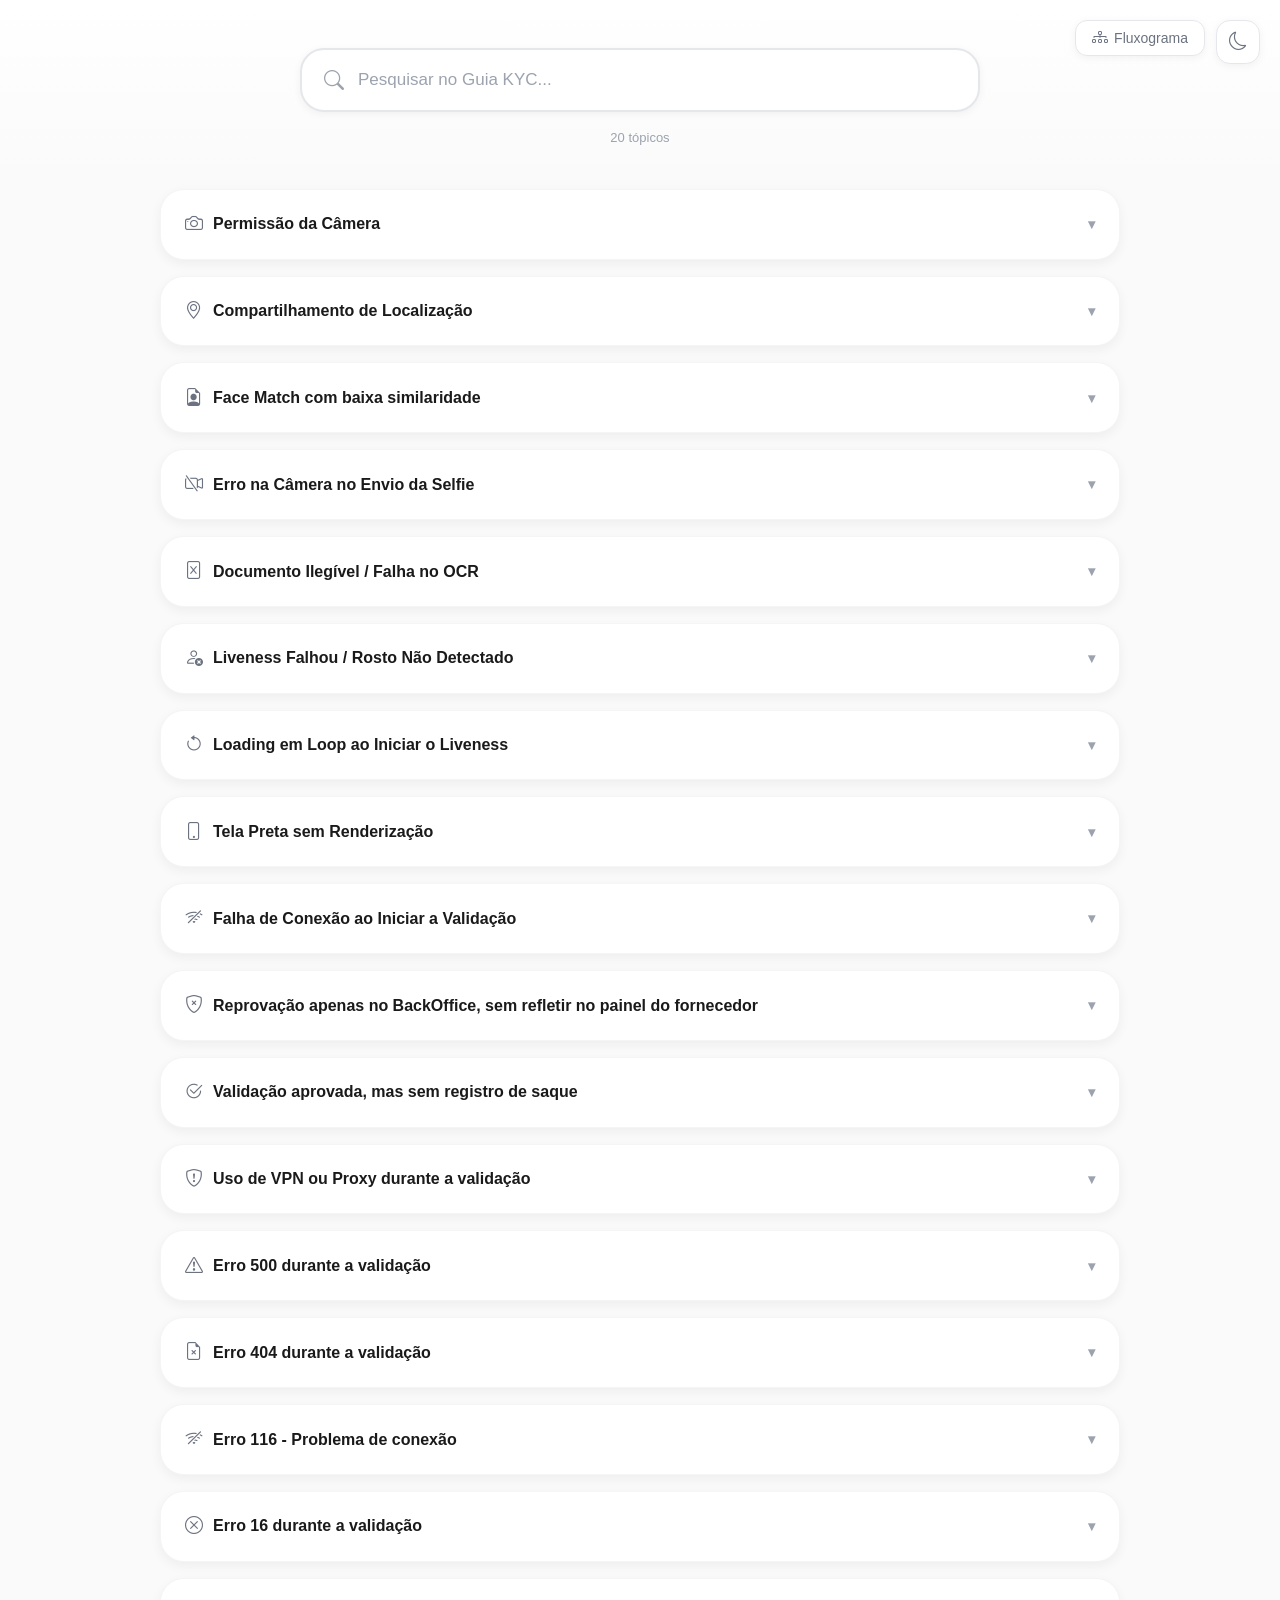
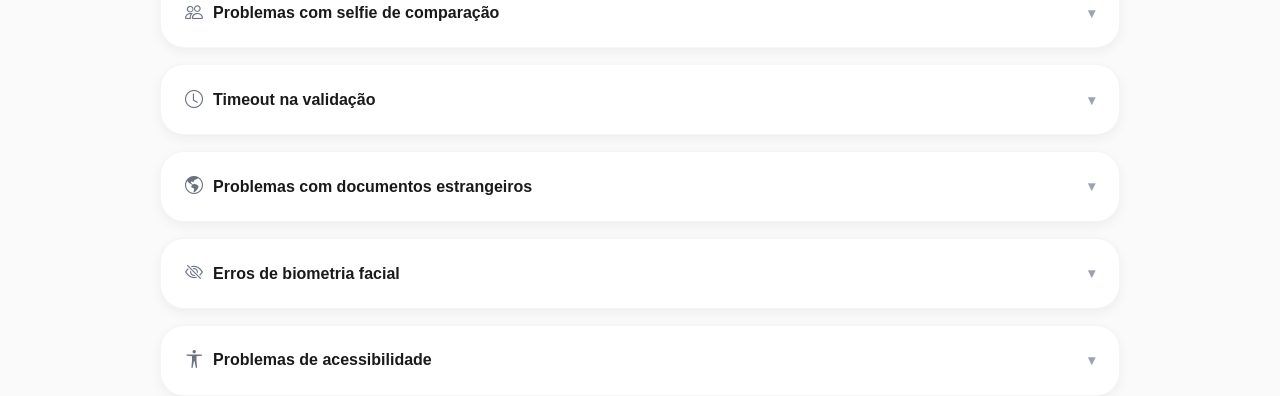
<file: index.html>
<!DOCTYPE html>
<html lang="en">
<head>
    <meta charset="UTF-8">
    <meta name="viewport" content="width=device-width, initial-scale=1.0">
    <title>Guia KYC</title>
    <link rel="stylesheet" href="assets/css/base.css">
    <link rel="stylesheet" href="assets/css/android.css">
    <link rel="stylesheet" href="assets/css/button.css">
    <link rel="stylesheet" href="https://cdn.jsdelivr.net/npm/bootstrap-icons@1.11.3/font/bootstrap-icons.css">
    <!-- Chat de IA desativado temporariamente para redução de custos -->
    <!-- <link rel="stylesheet" href="assets/css/ai-assistant.css"> -->
    <link rel="stylesheet" href="assets/css/flowchart.css">
</head>
<body>
<div class="top-title">
  <a href="index.html" class="home-button" id="homeButton" aria-label="Voltar ao Guia KYC" title="Voltar ao Guia KYC">
    <i class="bi bi-house"></i>
  </a>
  <button class="theme-toggle" id="themeToggle" aria-label="Alternar tema">
    <i class="bi bi-moon" id="themeIcon"></i>
  </button>
  <button class="flowchart-toggle" id="flowchartToggle" aria-label="Alternar para Fluxograma">
    <i class="bi bi-diagram-3"></i>
    <span>Fluxograma</span>
  </button>
  <div class="search-container">
    <div class="search-wrapper">
      <i class="bi bi-search search-icon"></i>
      <input 
        type="text" 
        id="searchInput" 
        class="search-input" 
        placeholder="Pesquisar no Guia KYC..."
        autocomplete="off"
        aria-label="Pesquisar no Guia KYC"
      >
      <button id="clearSearch" class="clear-search" aria-label="Limpar pesquisa">
        <i class="bi bi-x-lg"></i>
      </button>
    </div>
    <div class="search-info">20 tópicos</div>
  </div>
</div>
<main class="content">
  <div class="space-bord">
        
  <section class="topic-card" data-section>
 
    <h2 class="topic-toggle"><span><i class="bi bi-camera"></i> Permissão da Câmera</span></h2>
<div class="topic-body">
    <p class="intro">Problemas relacionados ao acesso à câmera.</p>
     <h3>🔎 Como identificar</h3>
    <ul>
      <li>Tela fica preta ou não carrega</li>
      <li>Mensagem de câmera indisponível</li>
      <li>Usuário relata que “não aparece nada”</li>
    </ul>
    <div class="platform-tabs">

  <div class="tabs-header">
    <button class="tab-btn active" data-tab="android">
      <i class="bi bi-android2"></i> Android
    </button>
    <button class="tab-btn" data-tab="ios">
      <i class="bi bi-apple"></i> iOS
    </button>
  </div>

  <div class="tabs-content">

    <div class="tab-panel active" data-content="android" data-copy>
      <ol>
        <li>Nas configurações do dispositivo, acesse <strong>Configurações > Apps > Chrome > Permissões > Câmera</strong> e selecione Permitir.</li>
        <li>Feche o navegador e abra novamente.</li>
        <li>Feche todos os aplicativos em execução para liberar a câmera.</li>
        <li>Se houver muitas abas abertas, feche-as para liberar recursos.</li>
        <li>Tente refazer o processo de validação.</li>
      </ol>
    </div>

    <div class="tab-panel" data-content="ios" data-copy>
      <ol>
        <li>Nas configurações do dispositivo, acesse <strong>Ajustes > Safari > Câmera</strong> e selecione Permitir.</li>
        <li>Acesse <strong> Ajustes > Safari > Câmera</strong> e selecione Permitir.</li>
        <li>Feche o navegador e abra novamente.</li>
        <li>Feche todos os aplicativos em execução para liberar a câmera.</li>
        <li>Se houver muitas abas abertas, feche-as para liberar recursos.</li>
        <li>Tente refazer o processo de validação.</li>
      </ol>
    </div>

  </div>
</div>

    <h3>⚠️ Observação</h3>
    <p>
      No iOS, todos os navegadores utilizam o WebKit. Mesmo usando Chrome,
      as permissões seguem as regras do Safari.
    </p>
    </div>
  </section>

  <section class="topic-card" data-section>
    <h2 class="topic-toggle"><span><i class="bi bi-geo-alt"></i> Compartilhamento de Localização</span></h2>
    <div class="topic-body">
    <p class="intro">Solicitação e bloqueio de acesso à localização.</p>
    <h3>🔎 Como identificar</h3>
    <ul>
      <li>Usuário não consegue compartilhar localização</li>
      <li>Mensagem de permissão negada</li>
      <li>Usuário relata que não avança na tela onde pede a localização</li>
    </ul>
    <div class="platform-tabs">

  <div class="tabs-header">
    <button class="tab-btn active" data-tab="android">
      <i class="bi bi-android2"></i> Android
    </button>
    <button class="tab-btn" data-tab="ios">
      <i class="bi bi-apple"></i> iOS
    </button>
  </div>

  <div class="tabs-content">

    <div class="tab-panel active" data-content="android" data-copy>
      <ol>
        <li>Nas configurações do dispositivo, acesse <strong>Configurações > Apps > Chrome > Permissões > Localização</strong> e selecione Permitir.</li>
        <li>Feche o navegador e abra novamente.</li>
        <li>Se houver muitas abas abertas, feche-as para liberar recursos.</li>
        <li>Tente refazer o processo de validação.</li>
        <li>Se persistir, reinicie o celular</li>
      </ol>
    </div>

    <div class="tab-panel" data-content="ios" data-copy>
      <ol>
        <li>Nas configurações do dispositivo, acesse <strong>Ajustes > Safari > Localização</strong> e selecione Permitir.</li>
        <li>Feche o navegador e abra novamente.</li>
        <li>Se houver muitas abas abertas, feche-as para liberar recursos.</li>
        <li>Tente refazer o processo de validação.</li>
      </ol>
    </div>

  </div>
</div>
    
    <h3>Por que é solicitado</h3>
    <p>
      A localização auxilia na análise antifraude e na validação do ambiente
      de acesso.
    </div>
  </section>

  <section class="topic-card" data-section>
  <h2 class="topic-toggle"><span><i class="bi bi-file-earmark-person"></i> Face Match com baixa similaridade</span></h2>
  <div class="topic-body">
    <p class="intro">Falha na comparação facial entre a selfie e o documento.</p>

    <h3>🔎 Como identificar</h3>
    <ul>
      <li>Score de Face Match abaixo do mínimo exigido</li>
      <li>Exemplo: Score 0.69 / Threshold 0.75</li>
      <li>Validação facial reprovada automaticamente</li>
    </ul>

    <h3>🧭 Orientação ao usuário</h3>
    <div class="platform-tabs">

  <div class="tabs-content">

    <div class="tab-panel active" data-content="android" data-copy>
      <ol>
        <li>Tire a selfie em um local bem iluminado, com a luz de frente para o rosto.</li>
        <li>Posicione-se de forma que não haja sombras nem reflexos no rosto.</li>
        <li>Mantenha o rosto centralizado e totalmente visível na câmera.</li>
        <li>Não utilize óculos escuros, boné, touca ou qualquer acessório.</li>
        <li>Segure o celular na altura do rosto e evite inclinar a cabeça.</li>
      </ol>
    </div>

  </div>
</div>


    <h3>Por que acontece</h3>
    <p>
      A reprovação pode ocorrer quando a foto do documento é muito antiga
      ou quando a selfie é tirada em ângulo diferente, com pouca iluminação
      ou interferências visuais, dificultando a comparação facial.
    </p>

    <h3>Próximos passos</h3>
    <p>
      Caso o problema persista mesmo após uma nova tentativa,
      o caso deve ser reportado ou consultado junto ao fornecedor
      de validação para análise.
    </p>
  </div>
</section>

<section class="topic-card" data-section>
  <h2 class="topic-toggle"><span><i class="bi bi-camera-video-off"></i> Erro na Câmera no Envio da Selfie</span></h2>
  <div class="topic-body">
    <p class="intro">
      Falha na captura ou no envio da selfie durante o processo de validação facial.
    </p>

    <h3>🔎 Como identificar</h3>
    <ul>
      <li>Tela da selfie não abre ou fica preta.</li>
      <li>Mensagem de erro ao tentar capturar a selfie.</li>
      <li>Selfie não carrega ou não é enviada para validação.</li>
      <li>Processo trava na etapa de liveness.</li>
      <li>No painel do fornecedor "P" constará a informação "Erro na câm.".</li>
    </ul>

    <h3>🧭 Orientação ao usuário</h3>
    <div class="platform-tabs">

  <div class="tabs-header">
    <button class="tab-btn active" data-tab="android">
      <i class="bi bi-android2"></i> Android
    </button>
    <button class="tab-btn" data-tab="ios">
      <i class="bi bi-apple"></i> iOS
    </button>
  </div>

  <div class="tabs-content">

    <div class="tab-panel active" data-content="android" data-copy>
      <ol>
        <li>Feche o navegador Chrome e abra novamente.</li>
        <li>Nas configurações do celular, vá em <strong>Configurações > Apps > Chrome > Permissões</strong> <em>e permita o acesso à Câmera.</em></li>
        <li>Feche todos os aplicativos em execução para liberar a câmera.</li>
        <li>Tente novamente utilizando uma boa conexão de internet (alternando entre dados móveis e Wi-Fi).</li>
        <li>Reinicie o celular caso a câmera continue travada.</li>
      </ol>
    </div>

    <div class="tab-panel" data-content="ios" data-copy>
      <ol>
        <li>Feche o navegador ou aplicativo e abra novamente.</li>
        <li>Nas configurações do celular, vá em <strong>Ajustes > Safari > Câmera</strong> <em>e permita o acesso à Câmera.</em></li>
        <li>Feche todos os aplicativos em execução para liberar a câmera.</li>
        <li>Tente novamente utilizando uma boa conexão de internet (alternando entre dados móveis e Wi-Fi).</li>
        <li>Reinicie o celular caso a câmera continue travada.</li>
      </ol>
    </div>

  </div>
</div>
    <h3>Por que acontece</h3>
    <p>
      Esse erro pode ocorrer quando o acesso à câmera está bloqueado,
      a permissão foi negada, outro aplicativo está usando a câmera,
      ou há uma interrupção na transmissão da imagem (stream) durante
      o envio da selfie para o sistema de validação.
    </p>

    <h3>Próximos passos</h3>
    <p>
      Caso o erro persista após seguir todas as orientações,
      deve-se reportar o caso para análise junto
      ao fornecedor de validação facial.
    </p>
  </div>
</section>

<section class="topic-card" data-section>
  <h2 class="topic-toggle"><span><i class="bi bi-file-excel"></i> Documento Ilegível / Falha no OCR</span></h2>
  <div class="topic-body">
    <p class="intro">
      O sistema não conseguiu identificar ou ler corretamente as informações do documento.
    </p>

    <h3>🔎 Como identificar</h3>
    <ul>
      <li>Mensagem de erro: <em>OCR failed</em></li>
      <li>Mensagem de erro: <em>document type unknown</em></li>
      <li>Documento não reconhecido automaticamente</li>
      <li>Processo não avança após o envio da foto do documento</li>
    </ul>

    <h3>🧭 Orientação ao usuário</h3>
    <div class="platform-tabs">

  <div class="tabs-content">

    <div class="tab-panel active" data-content="android" data-copy>
      <ol>
        <li>Tire o documento do plástico de proteção (se houver).</li>
        <li>Coloque o documento sobre uma superfície plana, como uma mesa.</li>
        <li>Tire a foto do documento em um local bem iluminado, evitando sombras e reflexos.</li>
        <li>Centralize o documento na câmera, garantindo que todas as bordas estejam visíveis.</li>
        <li>Evite usar zoom ou cortar partes do documento na foto.</li>
        
      </ol>
    </div>

  </div>
</div>

    <h3>Por que acontece</h3>
    <p>
      A falha no OCR ocorre quando o sistema não consegue ler os dados do documento,
      geralmente por reflexos, baixa iluminação, imagem cortada
      ou qualidade insuficiente da foto enviada.
    </p>

    <h3>Próximos passos</h3>
    <p>
      Caso o erro continue mesmo após o envio de uma nova foto conforme orientado,
      o caso deve ser encaminhado para análise junto ao fornecedor
      de validação de documentos.
    </p>
  </div>
</section>

<section class="topic-card" data-section>
  <h2 class="topic-toggle"><span><i class="bi bi-person-x"></i> Liveness Falhou / Rosto Não Detectado</span></h2>
  <div class="topic-body">
    <p class="intro">
      O sistema não conseguiu identificar corretamente o rosto durante a validação de liveness.
    </p>

    <h3>🔎 Como identificar</h3>
    <ul>
      <li>Mensagem de erro: <em>Liveness failed</em></li>
      <li>Mensagem de erro: <em>face not detected</em></li>
      <li>Processo trava ou reprova na etapa de liveness</li>
      <li>Câmera ativa, mas o rosto não é reconhecido</li>
      <li>Usuário não consegue avançar na etapa de aproximar e afastar o rosto</li>
    </ul>

    <h3>🧭 Orientação ao usuário</h3>
    <div class="platform-tabs">

  <div class="tabs-content">

    <div class="tab-panel active" data-content="android" data-copy>
      <ol>
        <li>Vá para um local bem iluminado, com luz natural de frente para o rosto.</li>
        <li>Mantenha o rosto centralizado na tela.</li>
        <li>Remova boné, chapéu, óculos escuros ou máscara.</li>
        <li>Segure o celular na altura do rosto.</li>
        <li>Se necessário, limpe a câmera do dispositivo, de preferência com um pano macio (como o de microfibra utilizado para limpar óculos).</li>
        <li>Refaça o processo desde o início.</li>
      </ol>
    </div>

  </div>
</div>

    <h3>Por que acontece</h3>
    <p>
      Esse erro ocorre quando o rosto fica fora do enquadramento,
      está parcialmente coberto por acessórios
      ou quando a iluminação é insuficiente para a detecção facial.
    </p>

    <h3>Próximos passos</h3>
    <p>
      Caso o erro continue mesmo após seguir todas as orientações,
      o caso deve ser encaminhado para análise junto ao fornecedor
      de validação de liveness.
    </p>
  </div>
</section>

<section class="topic-card" data-section>
  <h2 class="topic-toggle"><span><i class="bi bi-arrow-counterclockwise"></i> Loading em Loop ao Iniciar o Liveness</span></h2>
  <div class="topic-body">
    <p class="intro">
      A tela de validação facial fica carregando continuamente e o liveness não inicia.
    </p>

    <h3>🔎 Como identificar</h3>
    <ul>
      <li>Tela de liveness fica apenas carregando (loading infinito)</li>
      <li>Câmera não é aberta</li>
      <li>Usuário não consegue avançar no processo</li>
      <li>O problema ocorre ao clicar em “Iniciar validação”</li>
    </ul>

    <h3>🧭 Orientação ao usuário</h3>
    <div class="platform-tabs">

  <div class="tabs-header">
    <button class="tab-btn active" data-tab="android">
      <i class="bi bi-android2"></i> Android
    </button>
    <button class="tab-btn" data-tab="ios">
      <i class="bi bi-apple"></i> iOS
    </button>
  </div>

  <div class="tabs-content">

    <div class="tab-panel active" data-content="android" data-copy>
      <ol>
        <li>Feche o navegador e abra novamente.</li>
        <li>Nas configurações do celular, acesse <strong>Configurações > Apps > Chrome > Permissões</strong> e confirme que a permissão de Câmera está habilitada.</li>
        <li>Limpe o cache do navegador (Configurações > Apps > Chrome > Limpar dados > <em>Limpar cache.</em>)</li>
        <li>Use uma conexão Wi-Fi estável (troque a conexão entre dados móveis e Wi-Fi).</li>
        <li>Evite usar VPN ou modo economia de dados.</li>
        <li>Se persistir, faça o teste por uma aba anônima.</li>
        <li>Caso necessário, reinicie o dispositivo.</li>


      </ol>
    </div>

    <div class="tab-panel" data-content="ios" data-copy>
      <ol>
        <li>Feche o navegador e abra novamente.</li>
        <li>Nas configurações do celular, acesse <strong>Ajustes > Safari > Câmera</strong> e confirme que a permissão de Câmera está habilitada.</li>
        <li>Limpe o cache do navegador (Ajustes > Safari > Avançado > Dados dos Sites e toque em Remover Todos os Dados.)</li>
        <li>Use uma conexão Wi-Fi estável (troque a conexão entre dados móveis e Wi-Fi).</li>
        <li>Evite usar VPN ou modo economia de dados.</li>
        <li>Se persistir, faça o teste por uma aba anônima.</li>
        <li>Caso necessário, reinicie o dispositivo.</li>
      </ol>
    </div>

  </div>
</div>
    <h3>Por que acontece</h3>
    <p>
      O loading em loop pode ocorrer por falha na inicialização do SDK de liveness,
      bloqueio de câmera, permissões não concedidas,
      instabilidade de rede ou interrupção na comunicação
      com o serviço de validação facial.
    </p>

    <h3>Próximos passos</h3>
    <p>
      Se o problema continuar após seguir todas as orientações,
      o caso deve ser reportado para análise junto ao fornecedor
      de liveness ou equipe técnica responsável.
    </p>
  </div>
</section>

<section class="topic-card" data-section>
  <h2 class="topic-toggle"><span><i class="bi bi-phone"></i> Tela Preta sem Renderização</span></h2>
  <div class="topic-body">
    <p class="intro">
      A tela fica totalmente preta (ou cor de background do site) e nenhum componente do processo de validação é exibido.
    </p>

    <h3>🔎 Como identificar</h3>
    <ul>
      <li>Tela preta ao iniciar o fluxo de validação</li>
      <li>Nenhum botão, câmera ou mensagem aparece</li>
      <li>Página parece carregada, mas sem conteúdo visível</li>
      <li>Usuário não consegue interagir com a tela</li>
    </ul>

    <h3>🧭 Orientação ao usuário</h3>
    <div class="platform-tabs">

  <div class="tabs-header">
    <button class="tab-btn active" data-tab="android">
      <i class="bi bi-android2"></i> Android
    </button>
    <button class="tab-btn" data-tab="ios">
      <i class="bi bi-apple"></i> iOS
    </button>
  </div>

  <div class="tabs-content">

    <div class="tab-panel active" data-content="android" data-copy>
      <ol>
        <li>Limpe o cache do navegador (nas configurações do celular, acesse <strong>Configurações > Apps > Chrome > Limpar dados > <em>Limpar cache.</em></strong>)</li>
        <li>Feche o navegador e abra novamente.</li>
        <li>Se possível, use uma conexão Wi-Fi estável (alternando a conexão entre dados móveis e Wi-Fi).</li>
        <li>Reinicie a conexão com a internet, aguardando 20 segundos antes de reativar a conexão.</li>
        <li>Se persistir, faça o teste por uma aba anônima.</li>
        <li>Orientamos testar em outros navegadores (como Microsoft Edge ou Mozilla Firefox), se necessário.</li>
        <li>Caso preciso, reinicie o navegador ou tente em outro dispositivo.</li>
      </ol>
    </div>

    <div class="tab-panel" data-content="ios" data-copy>
      <ol>
        <li>Limpe o cache do navegador ( nas configurações do celular, acesse <strong>Ajustes > Safari > Avançado ></strong> Dados dos Sites e toque em Remover Todos os Dados).</li>
        <li>Feche o navegador e abra novamente.</li>
        <li>Se possível, use uma conexão Wi-Fi estável (alternando a conexão entre dados móveis e Wi-Fi).</li>
        <li>Reinicie a conexão com a internet, aguardando 20 segundos antes de reativar a conexão.</li>
        <li>Se persistir, faça o teste por uma aba anônima.</li>
        <li>Orientamos testar em outros navegadores (como Google Chrome, Microsoft Edge ou Mozilla Firefox), se necessário.</li>
        <li>Caso preciso, reinicie o navegador ou tente em outro dispositivo.</li>
      </ol>
      </ol>
    </div>

  </div>
</div>

    <h3>Por que acontece</h3>
    <p>
      Esse comportamento pode ocorrer por falha na inicialização do WebRTC,
      bloqueio de acesso à câmera pelo navegador,
      timeout no carregamento de recursos
      ou conflito com dados armazenados em cache.
    </p>

    <h3>Próximos passos</h3>
    <p>
      Caso nenhuma das ações resolva, deve-se verificar com o fornecedor de validação.
    </p>
  </div>
</section>

<section class="topic-card" data-section>
  <h2 class="topic-toggle"><span><i class="bi bi-wifi-off"></i> Falha de Conexão ao Iniciar a Validação</span></h2>
  <div class="topic-body">
    <p class="intro">
      O usuário recebe uma mensagem de erro informando falha de conexão
      ao tentar iniciar o processo de validação KYC.
    </p>

    <h3>🔎 Como identificar</h3>
    <ul>
      <li>Mensagem de erro indicando falha de conexão</li>
      <li>Validação não inicia após clicar em “Começar”</li>
      <li>Tela exibe aviso de instabilidade ou conexão indisponível</li>
      <li>Usuário relata que a internet funciona em outros aplicativos</li>
    </ul>

    <h3>🧭 Orientação geral ao usuário</h3>
    <p>
      Oriente o usuário a verificar a estabilidade da conexão com a internet
      antes de tentar novamente o processo de validação.
    </p>

    <div class="platform-tabs">

      <div class="tabs-header">
        <button class="tab-btn active" data-tab="android">
          <i class="bi bi-android2"></i> Android
        </button>
        <button class="tab-btn" data-tab="ios">
          <i class="bi bi-apple"></i> iOS
        </button>
      </div>

      <div class="tabs-content">

        <div class="tab-panel active" data-content="android" data-copy>
          <ol>
            <li>Verifique se o celular está conectado à internet (<em>desative a internet por 10 segundos antes de reativar.</em>)</li>
            <li>Dê preferência para uma conexão Wi-Fi estável.</li>
            <li>Desative VPN, proxy ou aplicativos de rede segura.</li>
            <li>Evite alternar entre Wi-Fi e dados móveis durante o processo.</li>
            <li>Feche o navegador e abra novamente.</li>
            <li>Se necessário, reinicie o dispositivo.</li>
            <li>Tente iniciar a validação novamente.</li>
            
          </ol>
        </div>

        <div class="tab-panel" data-content="ios" data-copy>
          <ol>
            <li>Confirme se o iPhone está conectado à internet</li>
            <li>Prefira utilizar uma rede Wi-Fi estável</li>
            <li>Desative VPN ou apps que alterem a conexão</li>
            <li>Evite trocar de rede durante a validação</li>
            <li>Feche o Safari e abra novamente</li>
            <li>Se necessário, reinicie o dispositivo</li>
            <li>Tente iniciar a validação novamente</li>
          </ol>
        </div>

      </div>
    </div>

    <h3>Por que acontece</h3>
    <p>
      Esse erro pode ocorrer por instabilidade de rede,
      perda de conexão durante a inicialização da validação,
      uso de VPN, troca de rede ou bloqueio temporário de comunicação
      com o serviço de validação.
    </p>

    <h3>Próximos passos</h3>
    <p>
      Caso o erro persista mesmo em uma rede estável,
      oriente o usuário a tentar novamente mais tarde
      ou em outro dispositivo.
    </p>
  </div>
</section>

<section class="topic-card" data-section>
  <h2 class="topic-toggle"><span><i class="bi bi-shield-x"></i> Reprovação apenas no BackOffice, sem refletir no painel do fornecedor</span></h2>
  <div class="topic-body">
    <p class="intro">
      A jornada de KYC é reprovada internamente, sem exibir registros ou eventos
      no painel do fornecedor de validação.
    </p>

    <h3>🔎 Como identificar</h3>
    <ul>
      <li>KYC aparece como reprovado</li>
      <li>Não há tentativa registrada no painel do fornecedor</li>
      <li>Usuário relata que não conseguiu concluir a validação</li>
      <li>Fluxo é interrompido antes do envio para o fornecedor</li>
    </ul>

    <h3>🧭 Orientação geral ao usuário</h3>
    <p>
      Oriente o usuário a verificar se todos os dados cadastrais
      estão preenchidos corretamente antes de refazer a validação.
    </p>

    <div class="platform-tabs">

      <div class="tabs-content">

        <div class="tab-panel active" data-content="android" data-copy>
          <ol>
            <li>Acesse o menu <strong>Perfil</strong> no aplicativo ou site.</li>
            <li>Entre em <strong>Dados da Conta.</strong></li>
            <li>Verifique se todos os campos estão preenchidos corretamente.</li>
            <li>Atualize ou complete os dados que estiverem faltando.</li>
            <li>Salve as alterações antes de tentar novamente.</li>
            <li>Após isso, retorne e refaça a validação KYC.</li>
          </ol>
        </div>

      </div>
    </div>

    <h3>Por que acontece</h3>
    <p>
      Esse tipo de reprovação ocorre quando regras internas de validação
      identificam dados obrigatórios ausentes ou inconsistentes
      no cadastro do usuário, impedindo o envio da jornada
      para o fornecedor de KYC.
    </p>

    <h3>Próximos passos</h3>
    <p>
      Caso todos os dados estejam preenchidos corretamente ou não seja possível atualizá-los, persistindo o problema, o caso deve ser reportado (se possvível, com gravação de tela do usuário mostrando a situação) para análise junto à equipe técnica.  
    </p>
  </div>
</section>

<section class="topic-card" data-section>
  <h2 class="topic-toggle"><span><i class="bi bi-check2-circle"></i> Validação aprovada, mas sem registro de saque</span></h2>
  <div class="topic-body">
    <p class="intro">
     O usuário conclui a validação de identidade (liveness/KYC) com status <em>aprovado</em>, tanto internamente quanto no painel do fornecedor “L”, porém a jornada não avança para a próxima etapa esperada (exemplo: o saque não é processado após a aprovação).
    </p>

    <h3>🔎 Como identificar</h3>
    <ul>
      <li>O procedimento de validação foi realizado por meio do aplicativo externo do fornecedor “L”.</li>
      <li>Liveness para saque aprovado, mas sem registro de saque após aprovação.</li>
    </ul>

    <h3>🧭 Orientação geral ao usuário</h3>
    <p>
      Orientar a realizar todo o processo pelo navegador, sem utilizar o app externo do fornecedor.
    </p>

    <div class="platform-tabs">

      <div class="tabs-header">
        <button class="tab-btn active" data-tab="android">
          <i class="bi bi-android2"></i> Android
        </button>
        <button class="tab-btn" data-tab="ios">
          <i class="bi bi-apple"></i> iOS
        </button>
      </div>

      <div class="tabs-content">

        <div class="tab-panel active" data-content="android" data-copy>
          <ol>
        <li>Abra o processo de validação diretamente pelo navegador <strong>Google Chrome</strong>.</li>
        <li>Nas configurações do celular, acesse <strong>Configurações &gt; Apps &gt; Chrome &gt; Permissões</strong> e permita o acesso à <strong>Câmera</strong> e <strong>Localização</strong>.</li>
        <li>Feche completamente o Chrome e abra novamente antes de iniciar o fluxo.</li>
        <li>Certifique-se de que nenhum outro aplicativo esteja utilizando a câmera.</li>
        <li>Refaça o processo de validação seguindo todo o fluxo pelo navegador.</li>
      </ol>
        </div>

        <div class="tab-panel" data-content="ios" data-copy>
          <ol>
        <li>Abra o processo de validação diretamente pelo navegador <strong>Safari</strong>.</li>
        <li>Nas configurações do iPhone, acesse <strong>Ajustes &gt; Safari &gt; Câmera</strong> e selecione <strong>Permitir</strong>.</li>
        <li>Acesse <strong>Ajustes &gt; Safari &gt; Localização</strong> e selecione <strong>Durante o uso</strong>.</li>
        <li>Feche o Safari pelo gerenciador de aplicativos e abra novamente.</li>
        <li>Refaça o processo de validação seguindo todo o fluxo pelo navegador.</li>
      </ol>
        </div>

      </div>
    </div>

   <h3>Por que isso acontece</h3>
<p>
    Esse comportamento ocorre, provavelmente, porque, ao realizar a validação pelo aplicativo externo do fornecedor, o fluxo de retorno da aprovação nem sempre é corretamente sincronizado com o sistema interno. 
    Isso impede que o gatilho responsável por avançar a jornada (como a liberação do saque) seja acionado, mesmo com o status de aprovação do liveness.
  </p>

    <h3>Próximos passos</h3>
    <p>
      Caso o erro persista mesmo após orientações, reportar a situação para análise (preferencialmente com gravação de tela do usuário mostrando a situação).
    </p>
  </div>
</section>

<section class="topic-card" data-section>
  <h2 class="topic-toggle"><span><i class="bi bi-shield-exclamation"></i> Uso de VPN ou Proxy durante a validação</span></h2>
  <div class="topic-body">
    <p class="intro">
      O usuário realiza o processo de validação de identidade (liveness/KYC), porém a utilização de <em>VPN</em>, <em>Proxy</em> ou serviços que mascaram a localização pode interferir na validação de segurança e impedir o correto compartilhamento da localização necessária para análise.
    </p>

    <h3>🔎 Como identificar</h3>
<ul>
  <li>A tela de validação fica carregando continuamente e não inicia o processo.</li>
  <li>O fluxo não avança após a etapa de compartilhamento de localização.</li>
  <li>Mensagem genérica de erro ao tentar iniciar a validação.</li>
  <li>Erro relacionado à localização, segurança ou inconsistência de acesso.</li>
  <li>Solicitação de localização não aparece ou não conclui corretamente.</li>
  <li>O processo funciona em outra rede/dispositivo, mas falha no aparelho atual.</li>
</ul>

    <h3>🧭 Orientação geral ao usuário</h3>
    <p>
      Orientar o usuário a desativar any VPN, Proxy ou recurso de mascaramento de localização antes de iniciar novamente o processo de validação.
    </p>

    <div class="platform-tabs">

      <div class="tabs-header">
        <button class="tab-btn active" data-tab="android">
          <i class="bi bi-android2"></i> Android
        </button>
        <button class="tab-btn" data-tab="ios">
          <i class="bi bi-apple"></i> iPhone
        </button>
      </div>

      <div class="tabs-content">

        <div class="tab-panel active" data-content="android" data-copy>
          <ol>
            <li>Acesse <strong>Configurações > Rede e Internet > VPN</strong>.</li>
            <li>Verifique se existe alguma VPN ativa e selecione <strong>Desconectar</strong>.</li>
            <li>Se houver aplicativos de VPN instalados (como ProtonVPN, NordVPN, Turbo VPN, entre outros), feche ou desative o aplicativo.</li>
            <li>Acesse <strong>Configurações > Rede e Internet > Proxy</strong> (ou configurações da rede Wi‑Fi utilizada) e confirme que não há Proxy configurado.</li>
            <li>Em alguns aparelhos, também é recomendado desativar o <strong>DNS Privado</strong> em <strong>Configurações > Rede e Internet > DNS Privado</strong>, deixando como <strong>Automático</strong> ou <strong>Desativado</strong>.</li>
            <li>Feche completamente o navegador utilizado e abra novamente.</li>
            <li>Refaça o processo de validação utilizando uma conexão comum de internet, preferencialmente sem aplicativos de terceiros ativos.</li>
          </ol>
        </div>

        <div class="tab-panel" data-content="ios" data-copy>
          <ol>
            <li>Acesse <strong>Ajustes > Geral > VPN e Gerenciamento de Dispositivo</strong>.</li>
            <li>Se houver uma VPN ativa, selecione <strong>Desconectar</strong>.</li>
            <li>Também verifique em <strong>Ajustes > VPN</strong> se existe alguma conexão habilitada.</li>
            <li>Se utilizar aplicativos de VPN, feche ou desative os aplicativos instalados.</li>
            <li>Acesse <strong>Ajustes > Wi‑Fi > [rede conectada] > Configurar Proxy</strong> e deixe a opção como <strong>Desativado</strong>.</li>
            <li>Feche completamente o navegador Safari e abra novamente.</li>
            <li>Refaça o processo de validação utilizando a conexão normal da internet.</li>
          </ol>
        </div>

      </div>
    </div>

    <h3>Por que isso acontece</h3>
    <p>
      VPNs, Proxys e serviços de mascaramento de conexão podem alterar ou ocultar informações importantes de localização e segurança utilizadas durante o processo de validação de identidade.
      Isso pode gerar divergências na análise antifraude, impedir o correto compartilhamento da localização do dispositivo ou causar bloqueios automáticos de segurança.
    </p>

    <h3>Próximos passos</h3>
    <p>
      Caso o erro persista mesmo após a desativação da VPN/Proxy e nova tentativa de validação, encaminhar o caso para análise detalhada, preferencialmente com evidências em vídeo ou gravação de tela demonstrando o comportamento apresentado.
    </p>
  </div>
</section>

<section class="topic-card" data-section>
  <h2 class="topic-toggle"><span><i class="bi bi-exclamation-triangle"></i> Erro 500 durante a validação</span></h2>
  <div class="topic-body">
    <p class="intro">
      O usuário encontra um erro interno do servidor (Erro 500) ao tentar iniciar ou concluir o processo de validação KYC.
    </p>

    <h3>🔎 Como identificar</h3>
    <ul>
      <li>Mensagem "Erro 500" ou "Internal Server Error" exibida na tela.</li>
      <li>Tela em branco após iniciar a validação.</li>
      <li>Falha repentina durante o carregamento da jornada.</li>
      <li>O erro ocorre mesmo após atualizar a página.</li>
      <li>Pode aparecer em qualquer etapa do fluxo.</li>
    </ul>

    <h3>🧭 Orientação geral ao usuário</h3>
    <p>
      Orientar o usuário a tentar ações básicas de troubleshooting antes de escalar o caso.
    </p>

    <div class="platform-tabs">

      <div class="tabs-header">
        <button class="tab-btn active" data-tab="android">
          <i class="bi bi-android2"></i> Android
        </button>
        <button class="tab-btn" data-tab="ios">
          <i class="bi bi-apple"></i> iOS
        </button>
      </div>

      <div class="tabs-content">

        <div class="tab-panel active" data-content="android" data-copy>
          <ol>
            <li>Atualize a página pressionando F5 ou puxando a tela para baixo (no mobile).</li>
            <li>Limpe o cache do navegador (Configurações > Apps > Chrome > Limpar dados > Limpar cache).</li>
            <li>Feche e abra o navegador novamente.</li>
            <li>Verifique se há atualizações do navegador disponíveis.</li>
            <li>Tente usar uma conexão de internet diferente (Wi-Fi/dados móveis).</li>
            <li>Se persistir, aguarde alguns minutos e tente novamente.</li>
          </ol>
        </div>

        <div class="tab-panel" data-content="ios" data-copy>
          <ol>
            <li>Atualize a página puxando a tela para baixo.</li>
            <li>Limpe o cache (Ajustes > Safari > Avançado > Dados dos Sites > Remover Todos os Dados).</li>
            <li>Feche e abra o Safari novamente.</li>
            <li>Verifique se há atualizações do iOS disponíveis.</li>
            <li>Tente usar uma conexão de internet diferente.</li>
            <li>Se persistir, aguarde alguns minutos e tente novamente.</li>
          </ol>
        </div>

      </div>
    </div>

    <h3>Por que isso acontece</h3>
    <p>
      Erros 500 geralmente indicam problemas temporários no servidor ou na comunicação com serviços de terceiros.
      Podem ser causados por sobrecarga do sistema, manutenção ou problemas de integração.
    </p>

    <h3>Próximos passos</h3>
    <p>
      Caso o erro persista após as tentativas, coletar evidências (print ou gravação de tela) e encaminhar para análise da equipe técnica, informando horário exato e condições do erro.
    </p>
  </div>
</section>

<section class="topic-card" data-section>
  <h2 class="topic-toggle"><span><i class="bi bi-file-earmark-x"></i> Erro 404 durante a validação</span></h2>
  <div class="topic-body">
    <p class="intro">
      O usuário encontra um erro 404 (Página não encontrada) ao acessar o fluxo de validação KYC.
    </p>

    <h3>🔎 Como identificar</h3>
    <ul>
      <li>Mensagem "404 - Página não encontrada" ou "Not Found".</li>
      <li>O link de validação não abre corretamente.</li>
      <li>A página é exibida como indisponível ou inexistente.</li>
      <li>O erro ocorre imediatamente ao acessar o link.</li>
      <li>Pode acontecer com links antigos ou compartilhados incorretamente.</li>
    </ul>

    <h3>🧭 Orientação geral ao usuário</h3>
    <p>
      Geralmente este erro está relacionado ao link de acesso, não ao dispositivo ou navegador do usuário.
    </p>

    <div class="platform-tabs">

      <div class="tabs-content">

        <div class="tab-panel active" data-content="android" data-copy>
          <ol>
            <li>Solicite ao usuário que gere um novo acesso ao fluxo de validação.</li>
            <li>Oriente a abrir o link diretamente pelo navegador, não por aplicativos de mensagem.</li>
            <li>Verifique se o link foi copiado ou compartilhado corretamente (sem quebras).</li>
            <li>Peça para evitar links antigos salvos em favoritos ou histórico.</li>
            <li>Realize uma nova tentativa utilizando o link atualizado.</li>
            <li>Se o problema persistir, reporte para geração de novo link.</li>
          </ol>
        </div>

        <div class="tab-panel" data-content="ios" data-copy>
          <ol>
            <li>Solicite ao usuário que gere um novo acesso ao fluxo de validação.</li>
            <li>Oriente a abrir o link diretamente pelo Safari, não por apps de mensagem.</li>
            <li>Verifique se o link foi copiado corretamente (sem quebras ou caracteres extras).</li>
            <li>Peça para não usar links salvos em favoritos.</li>
            <li>Realize uma nova tentativa com o link atualizado.</li>
            <li>Se persistir, reporte para geração de novo link.</li>
          </ol>
        </div>

      </div>
    </div>

    <h3>Por que isso acontece</h3>
    <p>
      O erro 404 ocorre quando o endereço acessado não existe mais, expirou, foi gerado incorretamente
      ou quando há quebra no link durante o compartilhamento.
    </p>

    <h3>Próximos passos</h3>
    <p>
      Caso um novo link apresente o mesmo comportamento, encaminhar para análise técnica com evidências do erro.
    </p>
  </div>
</section>

<section class="topic-card" data-section>
  <h2 class="topic-toggle"><span><i class="bi bi-wifi-off"></i> Erro 116 - Problema de conexão</span></h2>
  <div class="topic-body">
    <p class="intro">
      O usuário encontra o erro 116 durante o carregamento ou execução da validação de identidade, indicando problemas de conectividade específicos.
    </p>

    <h3>🔎 Como identificar</h3>
    <ul>
      <li>Mensagem contendo "Erro 116" ou código similar.</li>
      <li>Carregamento interrompido durante a validação.</li>
      <li>Falha de comunicação com os serviços de validação.</li>
      <li>O problema ocorre principalmente em determinadas redes.</li>
      <li>Pode aparecer após início bem-sucedido do processo.</li>
    </ul>

    <h3>🧭 Orientação geral ao usuário</h3>
    <p>
      Este erro está diretamente relacionado à qualidade e estabilidade da conexão com a internet.
    </p>

    <div class="platform-tabs">

      <div class="tabs-header">
        <button class="tab-btn active" data-tab="android">
          <i class="bi bi-android2"></i> Android
        </button>
        <button class="tab-btn" data-tab="ios">
          <i class="bi bi-apple"></i> iOS
        </button>
      </div>

      <div class="tabs-content">

        <div class="tab-panel active" data-content="android" data-copy>
          <ol>
            <li>Desative e reative a conexão com a internet (aguarde 20 segundos).</li>
            <li>Troque entre Wi-Fi e dados móveis para testar.</li>
            <li>Se estiver no Wi-Fi, aproxime-se do roteador.</li>
            <li>Desative VPN, proxy ou aplicativos de rede segura.</li>
            <li>Feche outros aplicativos que possam estar usando a internet.</li>
            <li>Reinicie o roteador se possível.</li>
            <li>Tente novamente em um local com melhor sinal.</li>
          </ol>
        </div>

        <div class="tab-panel" data-content="ios" data-copy>
          <ol>
            <li>Desative e reative a conexão (Modo Avião por 10 segundos).</li>
            <li>Alterne entre Wi-Fi e dados móveis.</li>
            <li>Se estiver no Wi-Fi, verifique a qualidade do sinal.</li>
            <li>Desative VPN ou apps que alterem a conexão.</li>
            <li>Feche outros apps em segundo plano.</li>
            <li>Reinicie o roteador se estiver em Wi-Fi.</li>
            <li>Mude para um local com melhor conectividade.</li>
          </ol>
        </div>

      </div>
    </div>

    <h3>Por que isso acontece</h3>
    <p>
      O erro 116 indica instabilidade na comunicação entre o dispositivo e os servidores de validação,
      geralmente causado por rede lenta, intermitente ou com muitas perdas de pacotes.
    </p>

    <h3>Próximos passos</h3>
    <p>
      Caso persista após as validações de conectividade, encaminhar para análise com gravação de tela e informação da rede utilizada (operadora, tipo de conexão, velocidade).
    </p>
  </div>
</section>

<section class="topic-card" data-section>
  <h2 class="topic-toggle"><span><i class="bi bi-x-circle"></i> Erro 16 durante a validação</span></h2>
  <div class="topic-body">
    <p class="intro">
      O usuário recebe o erro 16 ao tentar iniciar ou prosseguir com a validação de identidade.
    </p>

    <h3>🔎 Como identificar</h3>
    <ul>
      <li>Mensagem contendo "Erro 16" ou "Access Denied".</li>
      <li>A validação não inicia corretamente.</li>
      <li>O erro ocorre logo após abrir o fluxo.</li>
      <li>Bloqueio antes da captura de documentos ou selfie.</li>
    </ul>

    <h3>🧭 Orientação geral ao usuário</h3>
    <p>
      O erro 16 está normalmente relacionado ao ambiente do usuário, podendo estar associado à rede utilizada, configurações do dispositivo, permissões do navegador ou interferências de aplicativos de terceiros.
    </p>

    <div class="platform-tabs">

      <div class="tabs-header">
        <button class="tab-btn active" data-tab="android">
          <i class="bi bi-android2"></i> Android
        </button>
        <button class="tab-btn" data-tab="ios">
          <i class="bi bi-apple"></i> iOS
        </button>
      </div>

      <div class="tabs-content">

        <div class="tab-panel active" data-content="android" data-copy>
  <ol>
    <li>
      Verifique se há VPN ativa:
      <strong>Configurações → Pesquisar "VPN"</strong> → acesse a opção encontrada e desative qualquer VPN conectada.
    </li>

    <li>
      Verifique o DNS Privado:
      <strong>Configurações → Pesquisar "DNS"</strong> → abra <strong>DNS Privado</strong> e selecione <strong>Automático</strong> ou <strong>Desativado</strong>.
    </li>

    <li>
      Caso utilize Wi-Fi, verifique se existe Proxy configurado:
      <strong>Configurações → Wi-Fi → Rede conectada → Proxy</strong> → selecionar <strong>Nenhum</strong>.
    </li>

    <li>
      Confirme as permissões:
      <strong>Configurações → Apps → Chrome → Permissões</strong> → habilite <strong>Câmera</strong> e <strong>Localização</strong>.
    </li>

    <li>
      Limpe o cache do navegador:
      <strong>Chrome → ⋮ → Histórico → Limpar dados de navegação</strong>.
    </li>

    <li>
      Feche completamente o navegador pelo gerenciador de aplicativos e abra novamente.
    </li>

    <li>
      Alterne entre Wi-Fi e dados móveis para testar outra conexão.
    </li>

    <li>
      Reinicie o dispositivo.
    </li>

    <li>
      Caso o problema persista, teste em outro navegador compatível ou em outro dispositivo.
    </li>

    <li>
      Realize uma nova tentativa de validação.
    </li>
  </ol>
</div>

<div class="tab-panel" data-content="ios" data-copy>
  <ol>
    <li>
      Verifique se há VPN ativa:
      <strong>Ajustes → Pesquisar "VPN"</strong> → desative qualquer conexão VPN ativa.
    </li>

    <li>
      Caso utilize Wi-Fi, verifique o Proxy:
      <strong>Ajustes → Wi-Fi → (i) da rede conectada → Configurar Proxy</strong> → selecionar <strong>Desativado</strong>.
    </li>

    <li>
      Confirme as permissões do navegador:
      <strong>Ajustes → Safari</strong> → permitir acesso à <strong>Localização</strong> e à <strong>Câmera</strong>.
    </li>

    <li>
      Limpe os dados do Safari:
      <strong>Ajustes → Safari → Limpar Histórico e Dados dos Sites</strong>.
    </li>

    <li>
      Feche completamente o Safari pelo seletor de aplicativos e abra novamente.
    </li>

    <li>
      Alterne entre Wi-Fi e dados móveis para testar outra conexão.
    </li>

    <li>
      Reinicie o iPhone.
    </li>

    <li>
      Caso o problema persista, teste em outro navegador compatível ou em outro dispositivo.
    </li>

    <li>
      Realize uma nova tentativa de validação.
    </li>
  </ol>
</div>
      </div>
    </div>

    <h3>Por que isso acontece</h3>
    <p>
      Segundo o fornecedor, o erro 16 está normalmente relacionado ao ambiente do usuário, podendo estar associado à rede utilizada, configurações do dispositivo, permissões do navegador ou interferências de aplicativos de terceiros.
    </p>

    <h3>Próximos passos</h3>
    <p>
      Caso persista após as validações básicas, encaminhar para análise com gravação de tela, modelo do dispositivo, navegador utilizado e rede utilizada na tentativa.
    </p>
  </div>
</section>

<section class="topic-card" data-section>
  <h2 class="topic-toggle"><span><i class="bi bi-people"></i> Problemas com selfie de comparação</span></h2>
  <div class="topic-body">
    <p class="intro">
      Dificuldades específicas na etapa de comparação entre a selfie tirada durante o processo e a foto do documento.
    </p>

    <h3>🔎 Como identificar</h3>
    <ul>
      <li>Mensagem de "baixa similaridade" ou "comparação falhou".</li>
      <li>Score de similaridade abaixo do threshold mínimo (geralmente 0.75).</li>
      <li>Rejeição após múltiplas tentativas de selfie.</li>
      <li>Indicação de que as fotos não correspondem.</li>
      <li>Validação facial reprovada mesmo com rosto detectado.</li>
    </ul>

    <h3>🧭 Orientação geral ao usuário</h3>
    <p>
      A comparação facial exige que a selfie seja tirada em condições ideais para maximizar a similaridade com a foto do documento.
    </p>

    <div class="platform-tabs">

      <div class="tabs-content">

        <div class="tab-panel active" data-content="android" data-copy>
          <ol>
            <li>Use um local com iluminação natural e uniforme, de preferência durante o dia.</li>
            <li>Posicione o rosto de frente para a câmera, sem inclinar a cabeça.</li>
            <li>Remova quaisquer acessórios: óculos, boné, máscara, brincos grandes.</li>
            <li>Mantenha o cabelo afastado do rosto.</li>
            <li>Certifique-se de que a câmera está limpa e sem manchas.</li>
            <li>Tire a selfie na mesma posição e ângulo da foto do documento.</li>
            <li>Evite expressões faciais exageradas; mantenha expressão neutra.</li>
            <li>Não use filtros, maquiagem pesada ou alterações na aparência.</li>
            <li>Se a foto do documento for antiga, considere atualizá-la.</li>
          </ol>
        </div>

        <div class="tab-panel" data-content="ios" data-copy>
          <ol>
            <li>Escolha um ambiente bem iluminado, preferencialmente com luz natural.</li>
            <li>Fique de frente para a câmera, cabeça reta.</li>
            <li>Retire óculos, boné, máscara e acessórios do rosto.</li>
            <li>Prenda o cabelo se estiver solto.</li>
            <li>Limpe a câmera frontal do iPhone.</li>
            <li>Reproduza a mesma posição da foto do documento.</li>
            <li>Mantenha expressão facial neutra e natural.</li>
            <li>Evite filtros ou maquiagem que alterem os traços.</li>
            <li>Se a foto do documento for muito antiga, atualize o documento.</li>
          </ol>
        </div>

      </div>
    </div>

    <h3>Por que isso acontece</h3>
    <p>
      A comparação facial pode falhar devido a diferenças significativas entre a selfie e a foto do documento,
      causadas por iluminação inadequada, ângulos diferentes, acessórios, mudanças na aparência ou foto do documento muito antiga.
    </p>

    <h3>Próximos passos</h3>
    <p>
      Após seguir todas as orientações, se o problema persistir, o caso deve ser encaminhado para análise manual do provedor.
    </p>
  </div>
</section>

<section class="topic-card" data-section>
  <h2 class="topic-toggle"><span><i class="bi bi-clock"></i> Timeout na validação</span></h2>
  <div class="topic-body">
    <p class="intro">
      O processo de validação é interrompido automaticamente por exceder o tempo limite permitido para conclusão.
    </p>

    <h3>🔎 Como identificar</h3>
    <ul>
      <li>Mensagem de "tempo esgotado" ou "session expired".</li>
      <li>Validação é interrompida no meio do processo.</li>
      <li>Tela congela e depois exibe erro de timeout.</li>
      <li>Ocorre geralmente após longas pausas entre etapas.</li>
      <li>Pode acontecer em qualquer fase da validação.</li>
    </ul>

    <h3>🧭 Orientação geral ao usuário</h3>
    <p>
      O processo de validação deve ser concluído de forma contínua, sem longas pausas entre as etapas.
    </p>

    <div class="platform-tabs">

      <div class="tabs-content">

        <div class="tab-panel active" data-content="android" data-copy>
          <ol>
            <li>Inicie uma nova validação a partir do início.</li>
            <li>Certifique-se de ter todos os documentos necessários antes de começar.</li>
            <li>Escolha um momento sem interrupções para realizar o processo.</li>
            <li>Mantenha o aplicativo/navegador aberto durante todo o fluxo.</li>
            <li>Não minimize o navegador ou troque de aplicativo durante a validação.</li>
            <li>Complete todas as etapas de forma sequencial e sem pausas longas.</li>
            <li>Se necessário, prepare o ambiente (iluminação, documentos) antes de iniciar.</li>
          </ol>
        </div>

        <div class="tab-panel" data-content="ios" data-copy>
          <ol>
            <li>Comece uma nova validação desde o início.</li>
            <li>Tenha todos os documentos em mãos antes de iniciar.</li>
            <li>Escolha um horário tranquilo, sem interrupções.</li>
            <li>Mantenha o Safari/navegador em primeiro plano.</li>
            <li>Não saia do app durante o processo.</li>
            <li>Complete as etapas de forma contínua.</li>
            <li>Prepare o ambiente (luz, documentos) antes de começar.</li>
          </ol>
        </div>

      </div>
    </div>

    <h3>Por que isso acontece</h3>
    <p>
      Por motivos de segurança, as sessões de validação têm tempo limite para prevenção de fraudes
      e garantia de que o processo seja realizado de forma contínua e pelo mesmo usuário.
    </p>

    <h3>Próximos passos</h3>
    <p>
      Se o timeout ocorrer repetidamente sem pausas do usuário, pode indicar problemas técnicos.
      Nesses casos, coletar evidências e encaminhar para análise do provedor.
    </p>
  </div>
</section>

<section class="topic-card" data-section>
  <h2 class="topic-toggle"><span><i class="bi bi-globe-americas"></i> Problemas com documentos estrangeiros</span></h2>
  <div class="topic-body">
    <p class="intro">
      Dificuldades específicas na validação de documentos emitidos por outros países ou para usuários estrangeiros residentes no Brasil.
    </p>

    <h3>🔎 Como identificar</h3>
    <ul>
      <li>Mensagem de "documento não reconhecido" para documentos estrangeiros.</li>
      <li>Falha no OCR com documentos em outros idiomas.</li>
      <li>Rejeição de passaportes ou RNE (Registro Nacional de Estrangeiro).</li>
      <li>Erros na validação de documentos com caracteres especiais.</li>
      <li>Dificuldades com documentos que não seguem padrão brasileiro.</li>
    </ul>

    <h3>🧭 Orientação geral ao usuário</h3>
    <p>
      Documentos estrangeiros têm requisitos específicos para validação no sistema brasileiro.
    </p>

    <div class="platform-tabs">

      <div class="tabs-content">

        <div class="tab-panel active" data-content="android" data-copy>
          <ol>
            <li>Para estrangeiros residentes, utilize RNE (Registro Nacional de Estrangeiro) ou CRNM.</li>
            <li>Passaportes são aceitos, mas devem estar válidos e em bom estado.</li>
            <li>Certifique-se de que o documento está dentro do prazo de validade.</li>
            <li>Fotografe o documento em superfície plana e bem iluminada.</li>
            <li>Garanta que todas as informações estejam legíveis na foto.</li>
            <li>Se o documento não tiver foto, pode ser necessária documentação adicional.</li>
          </ol>
        </div>

        <div class="tab-panel" data-content="ios" data-copy>
          <ol>
            <li>Estrangeiros residentes devem usar RNE ou CRNM.</li>
            <li>Passaportes válidos são aceitos para validação.</li>
            <li>Verifique a data de validade do documento.</li>
            <li>Tire a foto em local bem iluminado, documento plano.</li>
            <li>Certifique-se de que os dados estão legíveis.</li>
            <li>Documentos sem foto podem exigir verificação adicional.</li>
            <li>Para dúvidas, contate o suporte para orientação.</li>
          </ol>
        </div>

      </div>
    </div>

    <h3>Por que isso acontece</h3>
    <p>
      Documentos estrangeiros possuem formatos, idiomas e características diferentes dos documentos brasileiros,
      o que pode exigir processos específicos de validação e, em alguns casos, verificação manual adicional.
    </p>

    <h3>Próximos passos</h3>
    <p>
      Casos com documentos estrangeiros válidos que apresentem erros persistentes devem ser encaminhados
      para análise manual.
    </p>
  </div>
</section>

<section class="topic-card" data-section>
  <h2 class="topic-toggle"><span><i class="bi bi-eye-slash"></i> Erros de biometria facial</span></h2>
  <div class="topic-body">
    <p class="intro">
      Problemas específicos relacionados ao sistema de biometria facial e detecção de características do rosto.
    </p>

    <h3>🔎 Como identificar</h3>
    <ul>
      <li>Mensagem de "biometria falhou" ou "recurso facial não detectado".</li>
      <li>Erros na detecção de pontos faciais específicos.</li>
      <li>Falha na etapa de liveness com mensagem técnica.</li>
      <li>Rejeição mesmo com rosto visível e bem iluminado.</li>
      <li>Problemas com reconhecimento de profundidade facial.</li>
    </ul>

    <h3>🧭 Orientação geral ao usuário</h3>
    <p>
      A biometria facial requer condições específicas de captura para funcionar corretamente.
    </p>

    <div class="platform-tabs">

      <div class="tabs-content">

        <div class="tab-panel active" data-content="android" data-copy>
          <ol>
            <li>Posicione o rosto centralizado na câmera, ocupando a maior parte do quadro.</li>
            <li>Mantenha os olhos abertos e visíveis durante todo o processo.</li>
            <li>Não use óculos escuros, mesmo que sejam de grau com lentes escuras.</li>
            <li>Evite reflexos de luz nos óculos (se usar óculos de grau transparentes).</li>
            <li>Mantenha uma distância adequada da câmera (nem muito perto, nem muito longe).</li>
            <li>Siga as instruções de movimento (aproximar/afastar) de forma suave.</li>
            <li>Certifique-se de que não há obstruções (mãos, cabelo, objetos) na frente do rosto.</li>
            <li>Se usar máscara, remova-a completamente durante a validação.</li>
          </ol>
        </div>

        <div class="tab-panel" data-content="ios" data-copy>
          <ol>
            <li>Centralize o rosto na tela, preenchendo bem o quadro.</li>
            <li>Mantenha os olhos abertos e claramente visíveis.</li>
            <li>Remova óculos escuros completamente.</li>
            <li>Cuidado com reflexos nos óculos de grau.</li>
            <li>Mantenha distância adequada do iPhone.</li>
            <li>Siga os movimentos solicitados de forma natural.</li>
            <li>Garanta que nada obstrua o rosto.</li>
            <li>Tire a máscara antes de iniciar.</li>
          </ol>
        </div>

      </div>
    </div>

    <h3>Por que isso acontece</h3>
    <p>
      O sistema de biometria facial utiliza algoritmos avançados que requerem visibilidade completa
      de pontos específicos do rosto para validação de segurança e prevenção de fraudes.
    </p>

    <h3>Próximos passos</h3>
    <p>
      Se os erros persistirem após seguir todas as orientações, pode indicar necessidade de verificação manual
      ou problemas técnicos específicos.
    </p>
  </div>
</section>

<section class="topic-card" data-section>
  <h2 class="topic-toggle"><span><i class="bi bi-universal-access"></i> Problemas de acessibilidade</span></h2>
  <div class="topic-body">
    <p class="intro">
      Dificuldades enfrentadas por usuários com deficiências ou necessidades específicas durante o processo de validação KYC.
    </p>

    <h3>🔎 Como identificar</h3>
    <ul>
      <li>Usuário relata dificuldade com etapas visuais ou de movimento.</li>
      <li>Problemas com leitores de tela ou tecnologias assistivas.</li>
      <li>Dificuldade em seguir instruções de movimento ou posicionamento.</li>
      <li>Barreiras relacionadas a deficiências motoras, visuais ou auditivas.</li>
      <li>Necessidade de adaptações no processo padrão.</li>
    </ul>

    <h3>🧭 Orientação geral ao usuário</h3>
    <p>
      O sistema busca ser acessível, mas algumas etapas podem requerer adaptações ou suporte adicional.
    </p>

    <div class="platform-tabs">

      <div class="tabs-content">

        <div class="tab-panel active" data-content="android" data-copy>
          <ol>
            <li>Para deficiência visual: utilize recursos de acessibilidade do Android (TalkBack, ampliação).</li>
            <li>Para dificuldade motora: peça ajuda de outra pessoa para posicionar o dispositivo.</li>
            <li>Para deficiência auditiva: as instruções são principalmente visuais/texto.</li>
            <li>Considere usar um dispositivo com tela maior se tiver dificuldade de visualização.</li>
            <li>Ajuste as configurações de acessibilidade do dispositivo antes de iniciar.</li>
            <li>Se necessário, realize o processo em um ambiente tranquilo, sem pressa.</li>
          </ol>
        </div>

        <div class="tab-panel" data-content="ios" data-copy>
          <ol>
            <li>Para deficiência visual: use VoiceOver e recursos de zoom do iOS.</li>
            <li>Para limitação motora: solicite assistência para manusear o dispositivo.</li>
            <li>Para deficiência auditiva: o processo é baseado em instruções visuais.</li>
            <li>Use iPad ou iPhone com tela maior se necessário.</li>
            <li>Configure acessibilidade (Ajustes > Acessibilidade) antes de começar.</li>
            <li>Realize o processo em ambiente calmo, no seu próprio ritmo.</li>
          </ol>
        </div>

      </div>
    </div>

    <h3>Por que isso acontece</h3>
    <p>
      Embora o sistema seja desenvolvido com diretrizes de acessibilidade, algumas etapas de validação KYC
      (como reconhecimento facial e leitura de documentos) podem apresentar desafios para usuários com certas deficiências.
    </p>

    <h3>Próximos passos</h3>
    <p>
      Casos de usuários com deficiências que enfrentam barreiras significativas, verificar fluxo correspondente.
    </p>
  </div>
</section>


</div>


  <div class="no-results">
    <div class="no-results-icon">🔍</div>
    <p>Nenhum tópico encontrado para sua busca.</p>
    <p style="margin-top: 8px; font-size: 13px; color: #9ca3af;">Tente usar outros termos ou palavras-chave.</p>
  </div>
</main>

</body>
<script src="assets/js/ios.js"></script>
<script src="assets/js/flowchart.js"></script>
<!-- Chat de IA desativado temporariamente para redução de custos -->
<!-- <script src="assets/js/ai-assistant.js"></script> -->
<script>
// Event listener for flowchart toggle button
document.addEventListener('DOMContentLoaded', function() {
  // Give the flowchart engine time to initialize
  setTimeout(function() {
    const flowchartToggle = document.getElementById('flowchartToggle');
    
    if (flowchartToggle) {
      flowchartToggle.addEventListener('click', function() {
        try {
          const engine = window.getFlowchartEngine && window.getFlowchartEngine();
          if (engine && engine.showThemeSelection) {
            engine.showThemeSelection();
          }
        } catch (error) {
          console.error('Error showing flowchart:', error);
        }
      });
    }
  }, 500);
});
</script>
</html>
</file>
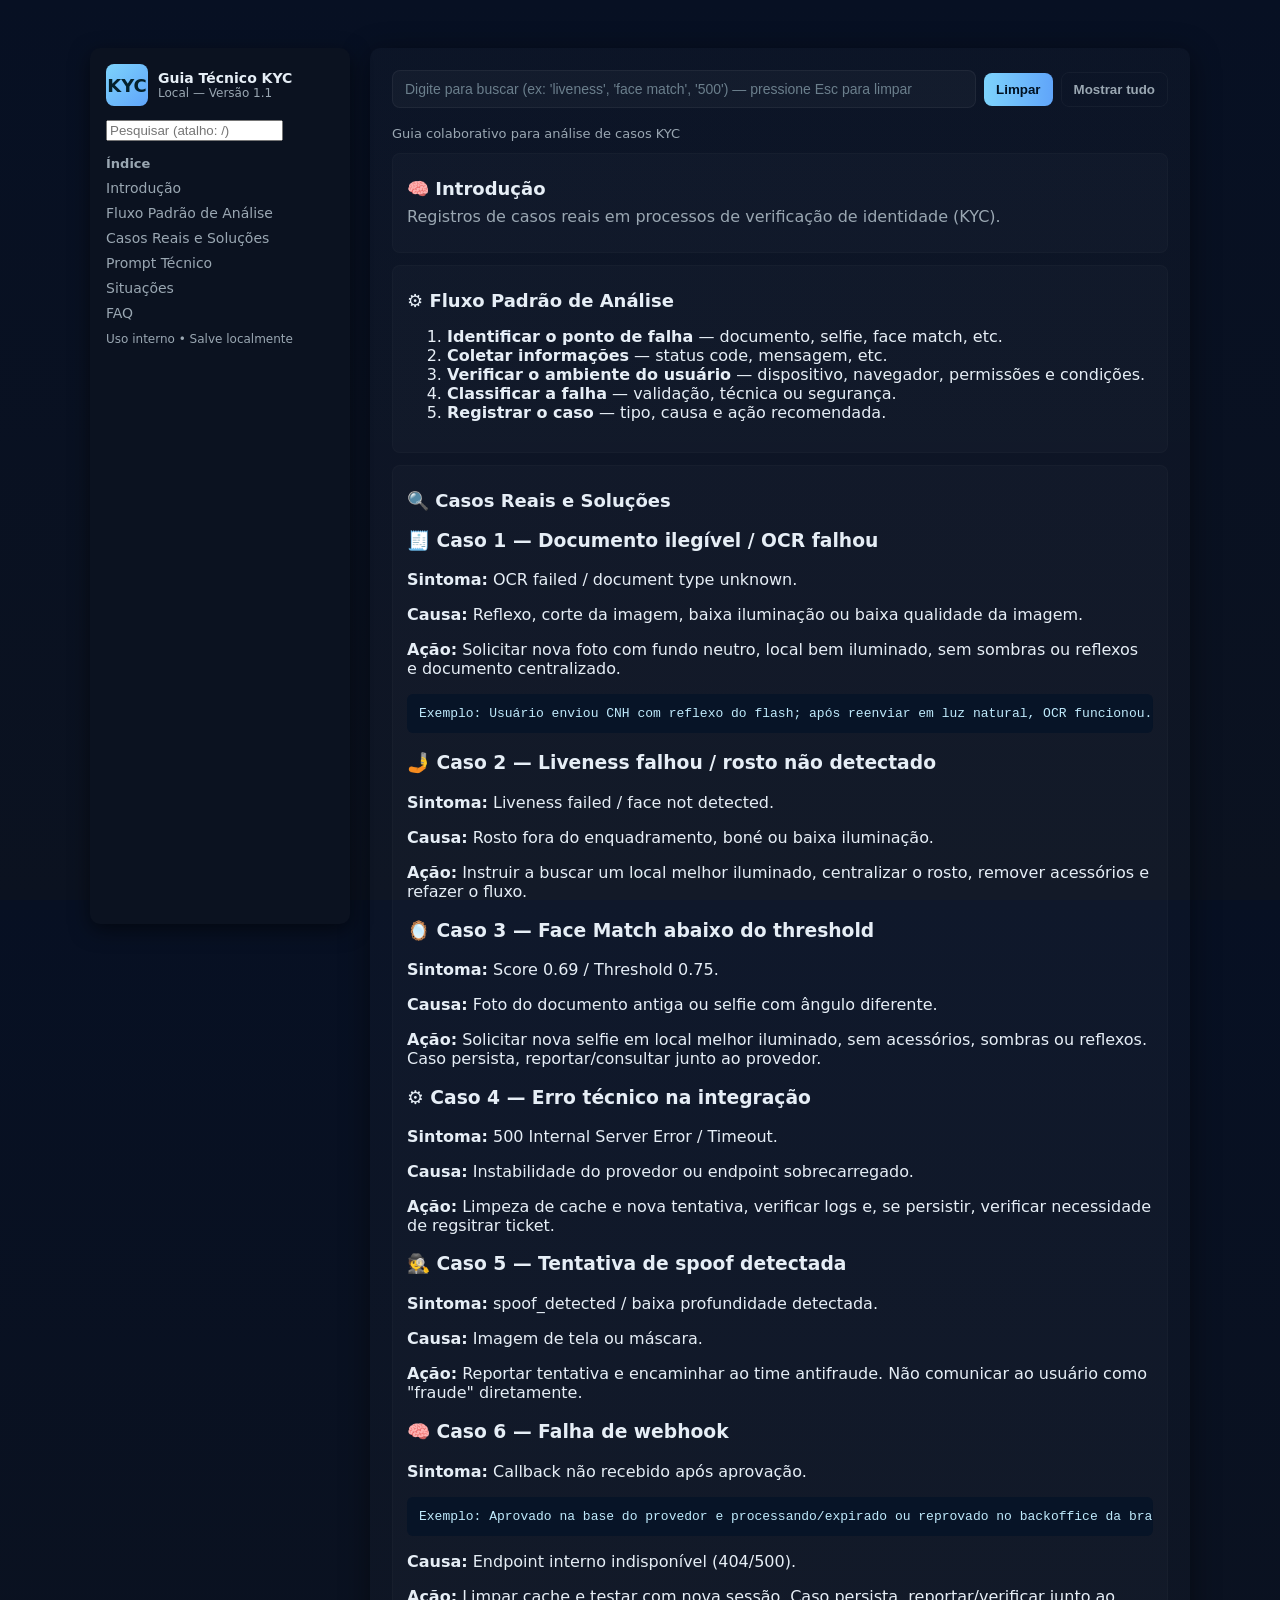
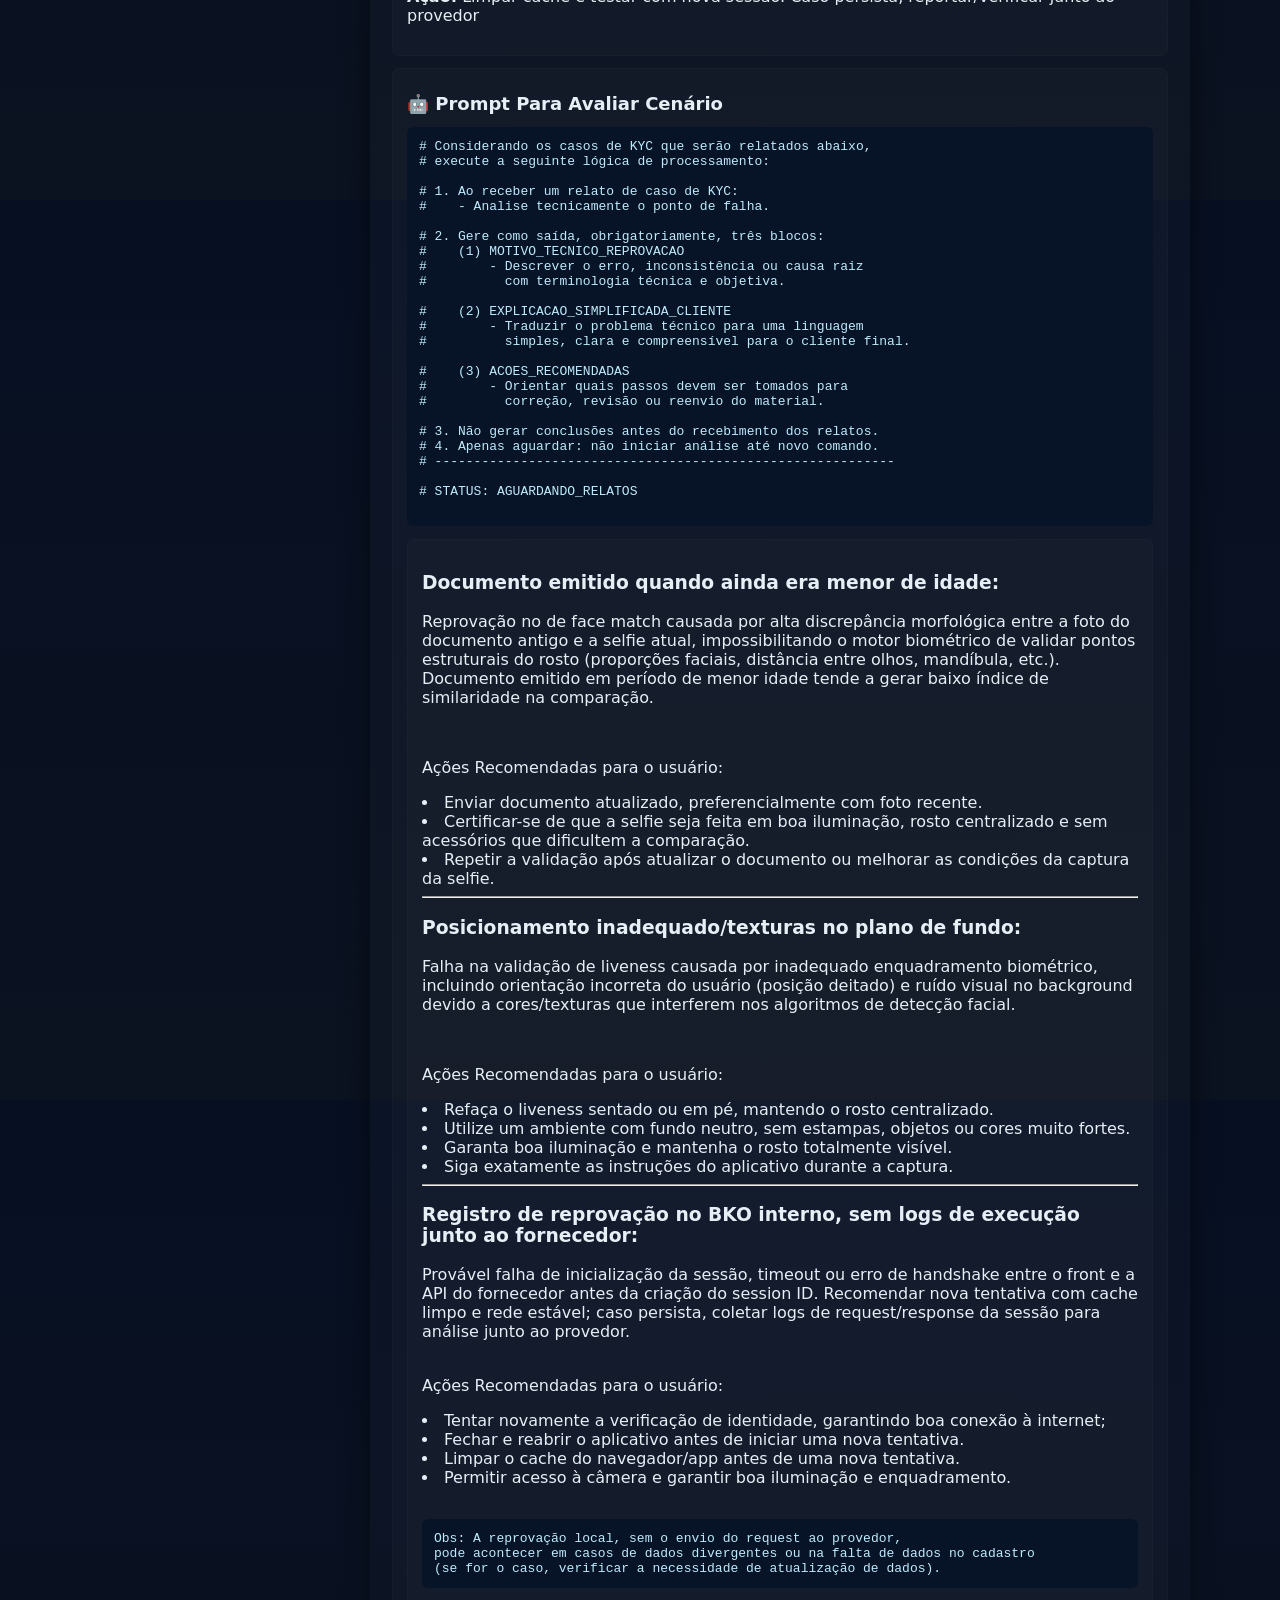
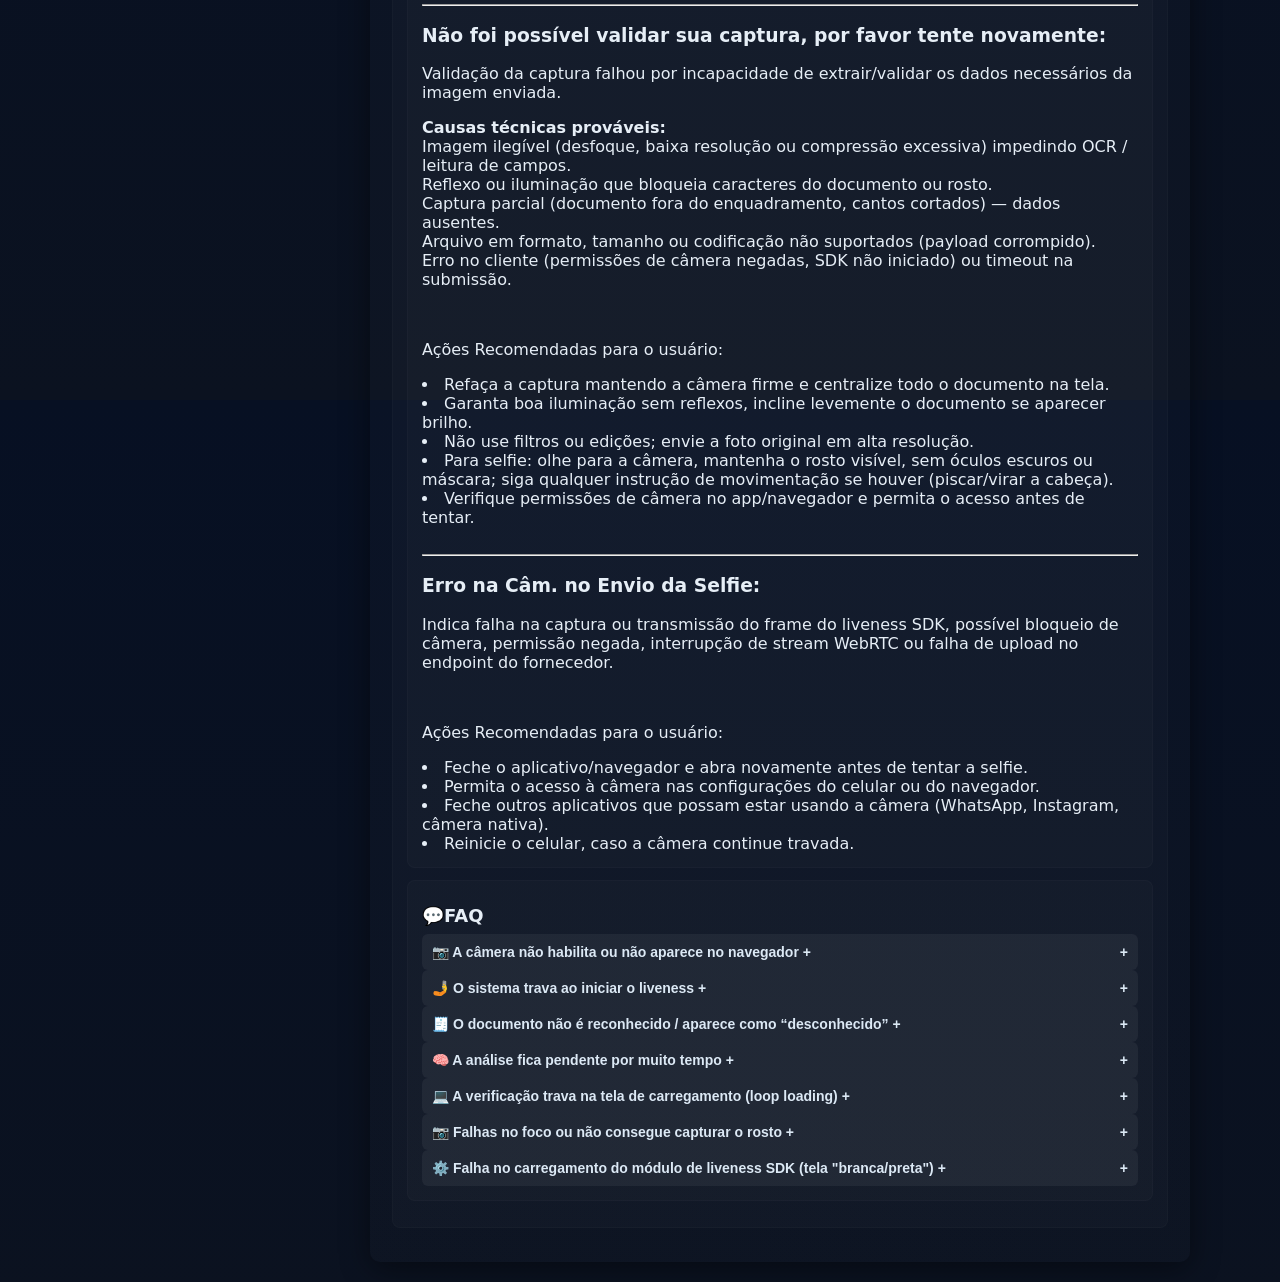
<file: kyc1-1 (1).html>
<!doctype html>
<html lang="pt-BR">
<head>
  <meta charset="utf-8" />
  <meta name="viewport" content="width=device-width,initial-scale=1" />
  <title>Guia Técnico KYC — Local</title>
  <style>
    :root{
      --bg:#0f1724;
      --card:#0b1220;
      --muted:#9aa7b2;
      --accent:#7dd3fc;
      --accent-2:#60a5fa;
      --glass: rgba(255,255,255,0.03);
      --highlight: #fffb8f;
      font-family: Inter, system-ui, -apple-system, "Segoe UI", Roboto, "Helvetica Neue", Arial;
    }
    html,body{height:100%}
    body{
      margin:0;
      padding:0;
      background: linear-gradient(180deg,#071023 0%, #0b1220 100%);
      color:#e6eef6;
      -webkit-font-smoothing:antialiased;
      -moz-osx-font-smoothing:grayscale;
    }

    .container{
      max-width:1100px;
      margin:28px auto;
      display:grid;
      grid-template-columns: 260px 1fr;
      gap:20px;
      padding:20px;
    }

    /* Sidebar */
    .sidebar{
      background:var(--card);
      padding:16px;
      border-radius:10px;
      box-shadow: 0 6px 20px rgba(0,0,0,0.5);
      position:sticky;
      top:20px;
      height:calc(100vh - 56px);
      overflow:auto;
    }
    .brand{
      display:flex;
      gap:10px;
      align-items:center;
      margin-bottom:14px;
    }
    .logo{
      width:42px;height:42px;border-radius:8px;
      display:flex;align-items:center;justify-content:center;
      background:linear-gradient(135deg,var(--accent),var(--accent-2));
      color:#04212b;font-weight:700;
      font-size:18px;
    }
    .brand h1{font-size:14px;margin:0}
    .searchBox{
      margin-bottom:12px;
    }

    /* Main */
    .main{
      background: linear-gradient(180deg, rgba(255,255,255,0.02), rgba(255,255,255,0.01));
      padding:22px;
      border-radius:10px;
      min-height:70vh;
      box-shadow: 0 6px 30px rgba(0,0,0,0.45);
      overflow:auto;
    }

    .topSearch{
      display:flex;
      gap:8px;
      align-items:center;
      margin-bottom:18px;
    }
    input[type="search"]{
      flex:1;
      padding:10px 12px;
      border-radius:8px;
      border:1px solid rgba(255,255,255,0.05);
      background:var(--glass);
      color:var(--muted);
      outline:none;
      font-size:14px;
      color:var(--accent);
    }
    input[type="search"]::placeholder{color:#6b7f8c}
    .btn{
      padding:9px 12px;border-radius:8px;border:0;background:linear-gradient(90deg,var(--accent),var(--accent-2));color:#012;cursor:pointer;
      font-weight:600;
    }
    .btn.secondary{
      background:transparent;color:var(--muted);border:1px solid rgba(255,255,255,0.04);
    }

    .meta{
      display:flex;gap:12px;align-items:center;margin-bottom:12px;color:var(--muted);font-size:13px;
    }

    h2.sectionTitle{
      font-size:18px;margin:10px 0 8px;display:flex;gap:10px;align-items:center;
    }
    p.lead{color:var(--muted);margin-top:0;margin-bottom:12px}
    section.card{
      background: rgba(255,255,255,0.02);
      padding:14px;border-radius:8px;margin-bottom:12px;border:1px solid rgba(255,255,255,0.02);
    }
    pre{background:#071427;padding:12px;border-radius:6px;font-size:13px;overflow:auto;color:#bfeafc}
    table{width:100%;border-collapse:collapse;margin-bottom:12px}
    table th, table td{padding:8px;text-align:left;border-bottom:1px dashed rgba(255,255,255,0.03);font-size:13px;color:var(--muted)}
    .hidden{display:none !important}
    .match-highlight{background:linear-gradient(90deg, rgba(255,255,143,0.12), rgba(255,255,143,0.06));padding:0 3px;border-radius:3px;color:var(--highlight);font-weight:600}

    /* index links */
    .indexList{list-style:none;padding:0;margin:6px 0 0}
    .indexList li{margin:6px 0}
    .indexList a{color:var(--muted);text-decoration:none;font-size:14px}
    .indexList a:hover{color:var(--accent)}

    /* footer small */
    .footer{font-size:12px;color:var(--muted);margin-top:10px}

    /* highlight animation when show result */
    .reveal{animation:fadeIn 240ms ease-out both}
    @keyframes fadeIn{from{opacity:0;transform:translateY(6px)}to{opacity:1;transform:none}}

    /* responsive */
    @media (max-width:980px){
      .container{grid-template-columns:1fr; padding:12px}
      .sidebar{position:relative;height:auto;order:2}
      .main{order:1}
    }

.faq-question {
  width: 100%;
  text-align: left;
  background: rgba(255,255,255,0.05);
  border: none;
  padding: 10px;
  border-radius: 6px;
  cursor: pointer;
  color: #dce9f5;
  font-size: 14px;
  font-weight: 600;
}

.faq-question::after {
  content: "+";
  float: right;
  font-weight: bold;
}

.faq-item.open .faq-question::after {
  content: "-";
}

.faq-answer {
  max-height: 0;
  overflow: hidden;
  transition: max-height .25s ease;
  padding-left: 4px;
}

.faq-item.open .faq-answer {
  max-height: 800px; /* plenty of room */
  margin-top: 6px;
}

.tooltip {
  position: relative;
  cursor: help;
}

.tooltip:hover::after {
  content: attr(data-tooltip);
  position: absolute;
  bottom: 120%;
  left: 50%;
  transform: translateX(-50%);
  background: #333;
  color: #fff;
  padding: 5px 8px;
  border-radius: 4px;
  font-size: 12px;
  white-space: nowrap;
  z-index: 10;
}

#conceitos {
  display: none !important;
}
  </style>
</head>
<body>
  <div class="container">
    <aside class="sidebar" aria-label="Navegação do Guia">
      <div class="brand">
        <div class="logo">KYC</div>
        <div>
          <h1>Guia Técnico KYC</h1>
          <div style="font-size:12px;color:var(--muted)">Local — Versão 1.1</div>
        </div>
      </div>

      <div class="searchBox">
        <input id="sideSearch" placeholder="Pesquisar (atalho: /)" aria-label="Pesquisar no guia" />
      </div>

      <nav>
        <strong style="color:var(--muted);font-size:13px">Índice</strong>
        <ul class="indexList" id="indexList">
          <li><a href="#intro">Introdução</a></li>
          
          <li><a href="#fluxo">Fluxo Padrão de Análise</a></li>
          <li><a href="#casos">Casos Reais e Soluções</a></li>
          <li><a href="#prompt">Prompt Técnico</a></li>
          
          <li><a href="#proximos">Situações</a></li>
	  <li><a href="#faq"">FAQ</a></li>
        </ul>
      </nav>

      <div class="footer">
       
        <div style="margin-top:6px">Uso interno • Salve localmente</div>
      </div>
    </aside>

    <main class="main" id="mainContent">
      <div class="topSearch">
        <input type="search" id="globalSearch" placeholder="Digite para buscar (ex: 'liveness', 'face match', '500') — pressione Esc para limpar" />
        <button class="btn" id="clearBtn" title="Limpar busca">Limpar</button>
        <button class="btn secondary" id="showAllBtn" title="Mostrar tudo">Mostrar tudo</button>
      </div>

      <div class="meta">
        <div>Guia colaborativo para análise de casos KYC</div>
      </div>

      <!-- Content sections -- each section has data-section attribute for searching -->
      <section id="intro" class="card" data-section>
        <h2 class="sectionTitle">🧠 Introdução</h2>
        <p class="lead">Registros de casos reais em processos de verificação de identidade (KYC).</p>
      </section>

      <section id="conceitos" class="card" data-section>
        <h2 class="sectionTitle">📘 Dicionário</h2>
        <table>
          <thead><tr><th>Termo</th><th>Significado</th></tr></thead>
          <tbody">
            <tr><td><strong>KYC</strong></td><td>Verificação da identidade do usuário</td></tr>
            <tr><td><strong>Onboarding</strong></td><td>Envio de documentos e dados iniciais</td></tr>
            <tr><td><strong>Liveness</strong></td><td>Prova de vida para confirmar pessoa real</td></tr>
            <tr><td><strong>Face Match</strong></td><td>Comparação selfie x documento</td></tr>
            <tr><td><strong>Threshold</strong></td><td>Limite mínimo de score para aprovar</td></tr>
            <tr><td><strong>OCR</strong></td><td>Leitura automática de texto no documento</td></tr>
            <tr><td><strong>Spoof</strong></td><td>Detecção de tentativa de fraude visual</td></tr>
            <tr><td><strong>Session ID</strong></td><td>Identificador único da tentativa</td></tr>
	    <tr><td><strong>Handshake</strong></td><td>Processo de comunicação entre dois dispositivos em uma rede</td></tr>
	    <tr><td><strong>Timeout</strong></td><td>Limite de tempo estabelecido para execução da operação</td></tr>
	    <tr><td><strong>Request</strong></td><td>Mensagem enviada pelo sistema ao servidor</td></tr>
	    <tr><td><strong>Response</strong></td><td>Resposta retornada pelo servidor</td></tr>
	    <tr><td><strong>WebRTC</strong></td><td>Tecnologia usada para acessar a câmera e microfone do dispositivo em tempo real</td></tr>
	    <tr><td><strong>Webhook</strong></td><td>Mensagem automática que o sistema envia quando o evento ocorre</td></tr>
	    <tr><td><strong>Endpoint </strong></td><td>Endereço de destino</td></tr>

          </tbody>
        </table>
      </section>

      <section id="fluxo" class="card" data-section>
        <h2 class="sectionTitle">⚙️ Fluxo Padrão de Análise</h2>
        <ol>
          <li><strong>Identificar o ponto de falha</strong> — documento, selfie, face match, etc.</li>
          <li><strong>Coletar informações</strong> — status code, mensagem, etc.</li>
          <li><strong>Verificar o ambiente do usuário</strong> — dispositivo, navegador, permissões e condições.</li>
          <li><strong>Classificar a falha</strong> — validação, técnica ou segurança.</li>
          <li><strong>Registrar o caso</strong> — tipo, causa e ação recomendada.</li>
        </ol>
      </section>

      <section id="casos" class="card" data-section>
        <h2 class="sectionTitle">🔍 Casos Reais e Soluções</h2>

        <article data-section>
          <h3>🧾 Caso 1 — Documento ilegível / <span class="tooltip" data-tooltip="Leitura automática de texto no documento">OCR</span> falhou</h3>
          <p><strong>Sintoma:</strong> OCR failed / document type unknown.</p>
          <p><strong>Causa:</strong> Reflexo, corte da imagem, baixa iluminação ou baixa qualidade da imagem.</p>
          <p><strong>Ação:</strong> Solicitar nova foto com fundo neutro, local bem iluminado, sem sombras ou reflexos e documento centralizado.</p>
          <pre>Exemplo: Usuário enviou CNH com reflexo do flash; após reenviar em luz natural, <span title="Leitura automática de texto no documento">OCR</span> funcionou.</pre>
        </article>

        <article data-section>
          <h3>🤳 Caso 2 — <span class="tooltip" data-tooltip="Prova de vida para confirmar pessoa real">Liveness</span> falhou / rosto não detectado</h3>
          <p><strong>Sintoma:</strong> Liveness failed / face not detected.</p>
          <p><strong>Causa:</strong> Rosto fora do enquadramento, boné ou baixa iluminação.</p>
          <p><strong>Ação:</strong> Instruir a buscar um local melhor iluminado, centralizar o rosto, remover acessórios e refazer o fluxo.</p>
        </article>

        <article data-section>
          <h3>🪞 Caso 3 — <span class="tooltip" data-tooltip="Comparação selfie x documento">Face Match</span> abaixo do <span class="tooltip" data-tooltip="Limite mínimo de score para aprovar">threshold</span></h3>
          <p><strong>Sintoma:</strong> Score 0.69 / Threshold 0.75.</p>
          <p><strong>Causa:</strong> Foto do documento antiga ou selfie com ângulo diferente.</p>
          <p><strong>Ação:</strong> Solicitar nova selfie em local melhor iluminado, sem acessórios, sombras ou reflexos. Caso persista, reportar/consultar junto ao provedor.</p>
        </article>

        <article data-section>
          <h3>⚙️ Caso 4 — Erro técnico na integração</h3>
          <p><strong>Sintoma:</strong> 500 Internal Server Error / Timeout.</p>
          <p><strong>Causa:</strong> Instabilidade do provedor ou endpoint sobrecarregado.</p>
          <p><strong>Ação:</strong> Limpeza de cache e nova tentativa, verificar logs e, se persistir, verificar necessidade de regsitrar ticket.</p>
        </article>

        <article data-section>
          <h3>🕵️ Caso 5 — Tentativa de spoof detectada</h3>
          <p><strong>Sintoma:</strong> spoof_detected / baixa profundidade detectada.</p>
          <p><strong>Causa:</strong> Imagem de tela ou máscara.</p>
          <p><strong>Ação:</strong> Reportar tentativa e encaminhar ao time antifraude. Não comunicar ao usuário como "fraude" diretamente.</p>
        </article>

        <article data-section>
          <h3>🧠 Caso 6 — Falha de webhook</h3>
          <p><strong>Sintoma:</strong> Callback não recebido após aprovação. <pre>Exemplo: Aprovado na base do provedor e processando/expirado ou reprovado no backoffice da brand</pre></p>
          <p><strong>Causa:</strong> Endpoint interno indisponível (404/500).</p>
          <p><strong>Ação:</strong> Limpar cache e testar com nova sessão. Caso persista, reportar/verificar junto ao provedor</p>
        </article>

      </section>

      <section id="prompt" class="card" data-section>
        <h2 class="sectionTitle">🤖 Prompt Para Avaliar Cenário</h2>
        <pre>
# Considerando os casos de KYC que serão relatados abaixo,
# execute a seguinte lógica de processamento:

# 1. Ao receber um relato de caso de KYC:
#    - Analise tecnicamente o ponto de falha.

# 2. Gere como saída, obrigatoriamente, três blocos:
#    (1) MOTIVO_TECNICO_REPROVACAO
#        - Descrever o erro, inconsistência ou causa raiz
#          com terminologia técnica e objetiva.

#    (2) EXPLICACAO_SIMPLIFICADA_CLIENTE
#        - Traduzir o problema técnico para uma linguagem
#          simples, clara e compreensível para o cliente final.

#    (3) ACOES_RECOMENDADAS
#        - Orientar quais passos devem ser tomados para
#          correção, revisão ou reenvio do material.

# 3. Não gerar conclusões antes do recebimento dos relatos.
# 4. Apenas aguardar: não iniciar análise até novo comando.
# -----------------------------------------------------------

# STATUS: AGUARDANDO_RELATOS
        </pre>
      
      

      <section id="proximos" class="card" data-section>
        
	<h3 class="sectionTitle">Documento emitido quando ainda era menor de idade:</h3>
        
          <p>Reprovação no de face match causada por alta discrepância morfológica entre a foto do documento antigo e a selfie atual, impossibilitando o motor biométrico de validar pontos estruturais do rosto (proporções faciais, distância entre olhos, mandíbula, etc.). Documento emitido em período de menor idade tende a gerar baixo índice de similaridade na comparação.</p>

<br><p>Ações Recomendadas para o usuário:</p>

<li>Enviar documento atualizado, preferencialmente com foto recente.</li>

<li>Certificar-se de que a selfie seja feita em boa iluminação, rosto centralizado e sem acessórios que dificultem a comparação.</li>

<li>Repetir a validação após atualizar o documento ou melhorar as condições da captura da selfie.</li>
	<hr>

	<h3 class="sectionTitle">Posicionamento inadequado/texturas no plano de fundo:</h3>
	<p>Falha na validação de liveness causada por inadequado enquadramento biométrico, incluindo orientação incorreta do usuário (posição deitado) e ruído visual no background devido a cores/texturas que interferem nos algoritmos de detecção facial.</p>

<br><p>Ações Recomendadas para o usuário:</p>
<li>Refaça o liveness sentado ou em pé, mantendo o rosto centralizado.</li>

<li>Utilize um ambiente com fundo neutro, sem estampas, objetos ou cores muito fortes.</li>

<li>Garanta boa iluminação e mantenha o rosto totalmente visível.</li>

<li>Siga exatamente as instruções do aplicativo durante a captura.</li>
	<hr>

	<h3 class="sectionTitle">Registro de reprovação no BKO interno, sem logs de execução junto ao fornecedor:</h3>
	<p>Provável falha de inicialização da sessão, timeout ou erro de handshake entre o front e a API do fornecedor antes da criação do session ID. Recomendar nova tentativa com cache limpo e rede estável; caso persista, coletar logs de request/response da sessão para análise junto ao provedor.<br>
	<br><p>Ações Recomendadas para o usuário:</p>
	<li>Tentar novamente a verificação de identidade, garantindo boa conexão à internet;</li>
	<li>Fechar e reabrir o aplicativo antes de iniciar uma nova tentativa.</li>
	<li>Limpar o cache do navegador/app antes de uma nova tentativa.</li>
	<li>Permitir acesso à câmera e garantir boa iluminação e enquadramento.</li><br>

<pre>Obs: A reprovação local, sem o envio do request ao provedor, <br>pode acontecer em casos de dados divergentes ou na falta de dados no cadastro <br>(se for o caso, verificar a necessidade de atualização de dados).</pre> </p>
<hr>


	<h3 class="sectionTitle">Não foi possível validar sua captura, por favor tente novamente:</h3>
	<p>Validação da captura falhou por incapacidade de extrair/validar os dados necessários da imagem enviada.</p>
	<p><b>Causas técnicas prováveis:</b><br>
		Imagem ilegível (desfoque, baixa resolução ou compressão excessiva) impedindo OCR / leitura de campos.
		<br>Reflexo ou iluminação que bloqueia caracteres do documento ou rosto.
		<br>Captura parcial (documento fora do enquadramento, cantos cortados) — dados ausentes.
		<br>Arquivo em formato, tamanho ou codificação não suportados (payload corrompido).
		<br>Erro no cliente (permissões de câmera negadas, SDK não iniciado) ou timeout na submissão.</p>
	
	<br><p>Ações Recomendadas para o usuário:</p>
	<li>Refaça a captura mantendo a câmera firme e centralize todo o documento na tela.</li>
	<li>Garanta boa iluminação sem reflexos, incline levemente o documento se aparecer brilho.</li>
	<li>Não use filtros ou edições; envie a foto original em alta resolução.</li>
	<li>Para selfie: olhe para a câmera, mantenha o rosto visível, sem óculos escuros ou máscara; siga qualquer instrução de movimentação se houver (piscar/virar a cabeça).</li>
	<li>Verifique permissões de câmera no app/navegador e permita o acesso antes de tentar.</li><br>

	<hr>

	<h3 class="sectionTitle">Erro na Câm. no Envio da Selfie:</h3>
	<p>Indica falha na captura ou transmissão do frame do liveness <span class="tooltip" data-tooltip="Kit de desenvolvimento de software">SDK</span>, possível bloqueio de câmera, permissão negada, interrupção de stream WebRTC ou falha de upload no endpoint do fornecedor.</p>
	<br><p>Ações Recomendadas para o usuário:</p>
	<li>Feche o aplicativo/navegador e abra novamente antes de tentar a selfie.</li>
	<li>Permita o acesso à câmera nas configurações do celular ou do navegador.</li>
	<li>Feche outros aplicativos que possam estar usando a câmera (WhatsApp, Instagram, câmera nativa).</li>
	<li>Reinicie o celular, caso a câmera continue travada.</li>


          
        
      </section>

<section id="faq" class="card" data-section>
  <h2 class="sectionTitle">💬FAQ</h2>
 

  <!-- FAQ Item -->
  <article class="faq-item" data-section>
    <button class="faq-question">📷 A câmera não habilita ou não aparece no navegador <span class="faq-toggle">+</span></button>
    <div class="faq-answer">
      <p><strong>Causas possíveis:</strong></p>
      <ul>
        <li>Permissão de câmera negada pelo navegador.</li>
        <li>Outro app usando a câmera (Teams, Zoom, WhatsApp Web).</li>
        <li>Extensões de privacidade bloqueando hardware.</li>
        <li>Bloqueio de permissão no iOS (Safari).</li>
      </ul>
      <p><strong>Soluções:</strong></p>
      <ul>
        <li>Fechar apps que usam câmera.</li>
        <li>Verificar permissão do navegador.</li>
        <li>No iPhone: Ajustes > Safari > Câmera > Permitir.</li>
	<li>No Android: Configurações > Apps > Chrome > Permissões do app > Câmera > Permitir.</li>
        
      </ul>
    </div>
  </article>

  <article class="faq-item" data-section>
    <button class="faq-question">🤳 O sistema trava ao iniciar o liveness <span class="faq-toggle">+</span></button>
    <div class="faq-answer">
      <p><strong>Causas:</strong> rede instável, cache corrompido, Safari antigo.</p>
      <p><strong>Soluções:</strong> limpar cache, evitar aba anônima, tentar após 2–3 min.</p>
    </div>
  </article>

  <article class="faq-item" data-section>
    <button class="faq-question">🧾 O documento não é reconhecido / aparece como “desconhecido” <span class="faq-toggle">+</span></button>
    <div class="faq-answer">
      <p><strong>Causas:</strong> reflexo, documento fora do quadro, HEIC, print/scanner.</p>
      <p><strong>Soluções:</strong> luz natural, fundo neutro, câmera limpa, pedir JPG/PNG.</p>
    </div>
  </article>

  <article class="faq-item" data-section>
    <button class="faq-question">🧠 A análise fica pendente por muito tempo <span class="faq-toggle">+</span></button>
    <div class="faq-answer">
      <p><strong>Causas:</strong> fila do fornecedor, <span title="Mensagem automática que o sistema envia quando o evento ocorre">webhook</span> travado, integração do BKO.</p>
      <p><strong>Soluções:</strong> checar painel do provedor, confirmar status manual e reportar.</p>
    </div>
  </article>

  <article class="faq-item" data-section>
    <button class="faq-question">💻 A verificação trava na tela de carregamento (loop loading) <span class="faq-toggle">+</span></button>
    <div class="faq-answer">
      <p><strong>Causas:</strong> <span title="Limite de tempo estabelecido para execução da operação">timeout</span>, token expirado, rede instável.</p>
      <p><strong>Soluções:</strong> limpar cache, reiniciar fluxo, testar em outra rede (wi-fi ou dados móveis).</p>
    </div>
  </article>

 

<article class="faq-item" data-section>
    <button class="faq-question">📷 Falhas no foco ou não consegue capturar o rosto <span class="faq-toggle">+</span></button>
    <div class="faq-answer">
      <p><strong>Causas:</strong> Falha de hardware da câmera ou baixa qualidade.</p>
      <p><strong>Soluções:</strong> Realizar o processo em outro dispositivo com melhor qualidade de imagem, além de garantir boa iluminação no ambiente, evitando luz de fundo ou reflexos diretos no rosto..</p>
    </div>
  </article>

<article class="faq-item" data-section>
  <button class="faq-question">⚙️ Falha no carregamento do módulo de liveness <span class="tooltip" data-tooltip="Kit de desenvolvimento de software">SDK</span> (tela "branca/preta") <span class="faq-toggle">+</span></button>
  <div class="faq-answer">
    <p><strong>Causas:</strong> Pode ocorrer por erro de inicialização do componente <span title="Tecnologia usada para acessar a câmera em tempo real">WebRTC</span>, bloqueio de acesso à câmera pelo navegador, <span class="tooltip" data-tooltip="Limite de tempo estabelecido para executar a operação">timeout</span> de recursos ou conflito de cache local.</p>
    <p><strong>Soluções:</strong> Limpar o cache do navegador, realizar o teste em uma aba anônima, trocar a conexão de rede (para uma conexão wi-fi) e verificar se as permissões de uso da câmera estão habilitadas. Caso persista, reinicie o navegador ou tente em outro dispositivo.</p>
  </div>
</article>



</section>


    </main>
  </div>

  <script>
    // Utilities
    const qs = s => document.querySelector(s);
    const qsa = s => Array.from(document.querySelectorAll(s));
    const globalSearch = qs('#globalSearch');
    const sideSearch = qs('#sideSearch');
    const clearBtn = qs('#clearBtn');
    const showAllBtn = qs('#showAllBtn');
    const sections = qsa('[data-section]');
    const indexList = qs('#indexList');

    // Focus shortcut: press / to focus search
    window.addEventListener('keydown', (e) => {
      if (e.key === '/') {
        if (document.activeElement.tagName.toLowerCase() !== 'input' && document.activeElement.tagName.toLowerCase() !== 'textarea') {
          e.preventDefault();
          globalSearch.focus();
        }
      }
      if (e.key === 'Escape') {
        clearSearch();
      }
    });

    // Sync side search with top search
    sideSearch.addEventListener('input', (ev) => {
      globalSearch.value = ev.target.value;
      handleSearch(ev.target.value);
    });

    globalSearch.addEventListener('input', (ev) => {
      sideSearch.value = ev.target.value;
      handleSearch(ev.target.value);
    });

    clearBtn.addEventListener('click', () => { clearSearch(); });

    showAllBtn.addEventListener('click', () => {
      globalSearch.value = '';
      sideSearch.value = '';
      handleSearch('');
      // scroll to top main area
      window.scrollTo({top:0, behavior:'smooth'});
    });

    function clearSearch() {
      globalSearch.value = '';
      sideSearch.value = '';
      handleSearch('');
      globalSearch.focus();
    }

    function escapeRegExp(string) {
      return string.replace(/[.*+?^${}()|[\]\\]/g, '\\$&');
    }

    function highlightMatches(node, query) {
      // Remove previous highlights
      const prev = node.querySelectorAll('.match-highlight');
      prev.forEach(p => {
        const parent = p.parentNode;
        parent.replaceChild(document.createTextNode(p.textContent), p);
        parent.normalize();
      });

      if (!query) return;

      const regex = new RegExp('(' + escapeRegExp(query) + ')', 'ig');

      // Walk text nodes and replace matches
      const walker = document.createTreeWalker(node, NodeFilter.SHOW_TEXT, null, false);
      const textNodes = [];
      while(walker.nextNode()) textNodes.push(walker.currentNode);

      textNodes.forEach(tn => {
        if (!tn.nodeValue.trim()) return;
        if (regex.test(tn.nodeValue)) {
          const span = document.createElement('span');
          span.innerHTML = tn.nodeValue.replace(regex, '<span class="match-highlight">$1</span>');
          tn.parentNode.replaceChild(span, tn);
        }
      });
    }

    function handleSearch(query) {
      const q = (query||'').trim().toLowerCase();

      // If empty - show all
      if (!q) {
        sections.forEach(s => {
          s.classList.remove('hidden');
          s.classList.add('reveal');
          // remove highlights
          const prev = s.querySelectorAll('.match-highlight');
          prev.forEach(p => {
            const parent = p.parentNode;
            parent.replaceChild(document.createTextNode(p.textContent), p);
            parent.normalize();
          });
        });
        updateIndexVisibility('');
        return;
      }

      // For each section, check if includes query in textContent or id/title
      sections.forEach(s => {
        const text = (s.textContent || s.innerText || '').toLowerCase();
        const id = s.id || '';
        const title = (s.querySelector('h2, h3') ? (s.querySelector('h2, h3').innerText || '') : '').toLowerCase();
        const match = text.includes(q) || id.includes(q) || title.includes(q);

        if (match) {
          s.classList.remove('hidden');
          s.classList.add('reveal');
          // highlight inside visible section
          highlightMatches(s, q);
          // scroll first matched section into view
        } else {
          s.classList.add('hidden');
          // remove previous highlights (if any)
          const prev = s.querySelectorAll('.match-highlight');
          prev.forEach(p => {
            const parent = p.parentNode;
            parent.replaceChild(document.createTextNode(p.textContent), p);
            parent.normalize();
          });
        }
      });

      updateIndexVisibility(q);

      // scroll to first visible section
      const first = document.querySelector('[data-section]:not(.hidden)');
      if (first) first.scrollIntoView({behavior:'smooth', block:'start'});
    }

    function updateIndexVisibility(q) {
      // hide index entries that don't match
      const links = Array.from(indexList.querySelectorAll('a'));
      links.forEach(a => {
        const targetId = a.getAttribute('href').slice(1);
        const section = document.getElementById(targetId);
        if (!section) return;
        const text = (section.textContent || '').toLowerCase();
        if (!q) {
          a.parentElement.style.display = '';
        } else {
          a.parentElement.style.display = text.includes(q) ? '' : 'none';
        }
      });
    }

    // Initialize: attach click to index to smooth scroll and focus highlight removal
    indexList.querySelectorAll('a').forEach(a => {
      a.addEventListener('click', (ev) => {
        ev.preventDefault();
        const id = a.getAttribute('href').slice(1);
        const el = document.getElementById(id);
        if (el) {
          el.scrollIntoView({behavior:'smooth', block:'start'});
          // briefly flash
          el.classList.add('reveal');
          setTimeout(()=>el.classList.remove('reveal'), 700);
        }
      });
    });

    // Accessibility: focus search on load
    // globalSearch.focus();

// FAQ accordion toggle
document.querySelectorAll(".faq-question").forEach(btn => {
  btn.addEventListener("click", () => {
    const parent = btn.parentElement;
    parent.classList.toggle("open");
  });
});

  </script>

<script>
/* ============================
   Tooltips automáticos (case-insensitive)
   ============================ */

// 1. Ler dicionário
const dict = {};
document.querySelectorAll("#conceitos table tbody tr").forEach(row => {
  const term = row.children[0].innerText.trim();
  const meaning = row.children[1].innerText.trim();
  dict[term] = meaning;
});

// Cria um array de termos ordenados por tamanho (evita conflito entre termos)
const terms = Object.keys(dict).sort((a, b) => b.length - a.length);

// 2. Função para processar um texto e envolver termos
function processTextNode(node) {
  let text = node.nodeValue;
  let replaced = false;

  terms.forEach(term => {
    const meaning = dict[term];

    // regex case-insensitive, word-boundaries
    const regex = new RegExp(`\\b(${term})\\b`, "gi");

    if (regex.test(text)) {
      text = text.replace(regex, match => {
        // match = forma original (maiúsculas/minúsculas)
        return `<span class="tooltip" data-tooltip="${meaning}">${match}</span>`;
      });
      replaced = true;
    }
  });

  if (replaced) {
    const span = document.createElement("span");
    span.innerHTML = text;
    node.replaceWith(span);
  }
}

// 3. Evita processar o próprio dicionário
function applyTooltips() {
  const contentNodes = document.querySelectorAll("main *:not(#conceitos *)");

  contentNodes.forEach(el => {
    // processa apenas nós de texto
    el.childNodes.forEach(node => {
      if (node.nodeType === Node.TEXT_NODE) {
        processTextNode(node);
      }
    });
  });
}

// 4. Aplicar tooltips após carregamento
applyTooltips();

</script>


</body>
</html>
</file>
<file: assets/css/base.css>
/* ===============================
   BASE - Soft Minimalism + Search First
   Inspired by Notion AI, Arc Browser, Linear
================================ */

/* ===============================
   CSS VARIABLES - Light Mode (Default)
================================ */
:root {
  --bg-primary: #FAFAFA;
  --bg-secondary: #ffffff;
  --bg-card: #ffffff;
  --bg-input: #ffffff;
  --bg-tabs: #f3f4f6;
  --bg-panel: #f9fafb;
  --text-primary: #1a1a1a;
  --text-secondary: #4b5563;
  --text-muted: #9ca3af;
  --text-body: #6b7280;
  --border-color: #e5e7eb;
  --border-light: rgba(0, 0, 0, 0.04);
  --shadow-color: rgba(0, 0, 0, 0.05);
  --shadow-hover: rgba(0, 0, 0, 0.08);
  --accent-color: #3b82f6;
  --accent-hover: #2563eb;
  --accent-light: rgba(59, 130, 246, 0.12);
  --accent-glow: rgba(59, 130, 246, 0.08);
  --highlight-bg: rgba(59, 130, 246, 0.15);
  --gradient-top: #ffffff;
  --gradient-bottom: #FAFAFA;
}

/* ===============================
   CSS VARIABLES - Dark Mode
================================ */
[data-theme="dark"] {
  --bg-primary: #0f0f0f;
  --bg-secondary: #1a1a1a;
  --bg-card: #1e1e1e;
  --bg-input: #2a2a2a;
  --bg-tabs: #2a2a2a;
  --bg-panel: #252525;
  --text-primary: #e5e5e5;
  --text-secondary: #a3a3a3;
  --text-muted: #737373;
  --text-body: #a3a3a3;
  --border-color: #333333;
  --border-light: rgba(255, 255, 255, 0.06);
  --shadow-color: rgba(0, 0, 0, 0.2);
  --shadow-hover: rgba(0, 0, 0, 0.3);
  --accent-color: #60a5fa;
  --accent-hover: #93c5fd;
  --accent-light: rgba(96, 165, 250, 0.12);
  --accent-glow: rgba(96, 165, 250, 0.08);
  --highlight-bg: rgba(96, 165, 250, 0.25);
  --gradient-top: #1a1a1a;
  --gradient-bottom: #0f0f0f;
}

html, body {
  margin: 0;
  padding: 0;
  font-family: -apple-system, BlinkMacSystemFont, 'Segoe UI', Roboto, sans-serif;
  background: var(--bg-primary);
  color: var(--text-primary);
  line-height: 1.6;
  height: 100%;
  overscroll-behavior: none;
}

* {
  box-sizing: border-box;
}

/* ===============================
   SEARCH - Dominant Element
================================ */

.top-title {
  padding: 48px 24px 32px;
  text-align: center;
  background: linear-gradient(180deg, var(--gradient-top) 0%, var(--gradient-bottom) 100%);
}

.search-container {
  max-width: 680px;
  width: 100%;
  margin: 0 auto;
}

.search-wrapper {
  position: relative;
  display: flex;
  align-items: center;
}

.search-icon {
  position: absolute;
  left: 24px;
  font-size: 20px;
  color: var(--text-muted);
  pointer-events: none;
  z-index: 1;
  transition: color 0.2s ease;
}

.search-input {
  width: 100%;
  padding: 20px 56px 20px 56px;
  font-size: 17px;
  font-family: -apple-system, BlinkMacSystemFont, 'Segoe UI', Roboto, sans-serif;
  color: var(--text-primary);
  background: var(--bg-input);
  border: 2px solid var(--border-color);
  border-radius: 24px;
  outline: none;
  transition: all 0.25s cubic-bezier(0.4, 0, 0.2, 1);
  box-shadow: 0 2px 8px var(--shadow-color);
}

.search-input::placeholder {
  color: var(--text-muted);
  font-weight: 400;
}

.search-input:focus {
  border-color: var(--accent-color);
  box-shadow: 0 4px 20px var(--accent-light), 0 0 0 4px var(--accent-glow);
}

.search-input:focus + .search-icon,
.search-wrapper:focus-within .search-icon {
  color: var(--accent-color);
}

.clear-search {
  position: absolute;
  right: 16px;
  width: 36px;
  height: 36px;
  border: none;
  background: rgba(0, 0, 0, 0.06);
  color: var(--text-body);
  border-radius: 50%;
  cursor: pointer;
  display: flex;
  align-items: center;
  justify-content: center;
  font-size: 14px;
  transition: all 0.2s ease;
  opacity: 0;
  pointer-events: none;
}

[data-theme="dark"] .clear-search {
  background: rgba(255, 255, 255, 0.1);
}

.clear-search.visible {
  opacity: 1;
  pointer-events: all;
}

.clear-search:hover {
  background: rgba(0, 0, 0, 0.1);
  color: var(--text-primary);
}

/* Search results count */
.search-info {
  text-align: center;
  margin-top: 16px;
  font-size: 13px;
  color: var(--text-muted);
  font-weight: 500;
  min-height: 20px;
  transition: opacity 0.2s ease;
}

/* No results message */
.no-results {
  text-align: center;
  padding: 64px 24px;
  color: var(--text-body);
  font-size: 15px;
  display: none;
  max-width: 400px;
  margin: 0 auto;
  min-height: 0;
}

.no-results.visible {
  display: block;
}

.no-results-icon {
  font-size: 48px;
  margin-bottom: 16px;
  opacity: 0.3;
}

/* ===============================
   CONTENT AREA
================================ */

.content {
  width: min(960px, calc(100% - 48px));
  margin: 0 auto 64px;
  padding-top: 8px;
  min-height: calc(100vh - 200px);
}

/* ===============================
   FLOATING CARDS - Topic Cards
================================ */

.space-bord {
  display: flex;
  flex-direction: column;
  gap: 16px;
}

.topic-card {
  background: var(--bg-card);
  border-radius: 24px;
  box-shadow: 0 4px 12px var(--shadow-color);
  border: 1px solid var(--border-light);
  overflow: hidden;
  transition: all 0.3s cubic-bezier(0.4, 0, 0.2, 1);
}

.topic-card:hover {
  box-shadow: 0 8px 24px var(--shadow-hover);
  transform: translateY(-2px);
}

.topic-card.hidden {
  display: none;
}

.topic-card.highlight {
  border-color: var(--accent-light);
  box-shadow: 0 4px 16px var(--accent-glow);
}

/* Topic Toggle (Header) */
.topic-toggle {
  font-size: 16px;
  font-weight: 600;
  color: var(--text-primary);
  padding: 20px 24px;
  margin: 0;
  cursor: pointer;
  display: flex;
  align-items: center;
  justify-content: space-between;
  gap: 12px;
  transition: color 0.2s ease;
  user-select: none;
}

.topic-toggle:hover {
  color: var(--accent-color);
}

.topic-toggle span {
  display: flex;
  align-items: center;
  gap: 10px;
}

.topic-toggle i {
  font-size: 18px;
  color: var(--text-body);
  transition: color 0.2s ease;
}

.topic-toggle:hover i {
  color: var(--accent-color);
}

.topic-card h2::after {
  content: "▾";
  font-size: 14px;
  color: var(--text-muted);
  transition: transform 0.25s ease;
  flex-shrink: 0;
}

.topic-card.open h2::after {
  transform: rotate(180deg);
}

/* Topic Body */
.topic-body {
  max-height: 0;
  overflow: hidden;
  opacity: 0;
  padding: 0 24px;
  transition: 
    max-height 0.35s cubic-bezier(0.4, 0, 0.2, 1),
    opacity 0.25s ease,
    padding 0.35s ease;
}

.topic-card.open .topic-body {
  max-height: 2000px;
  opacity: 1;
  padding: 0 24px 24px;
}

/* Content Typography */
.topic-body .intro {
  color: var(--text-body);
  font-size: 14px;
  margin: 0 0 20px;
  line-height: 1.6;
}

.topic-body h3 {
  font-size: 14px;
  font-weight: 600;
  color: var(--text-secondary);
  margin: 24px 0 12px;
  text-transform: uppercase;
  letter-spacing: 0.02em;
}

.topic-body h3:first-of-type {
  margin-top: 16px;
}

.topic-body ul {
  padding-left: 20px;
  margin: 0 0 16px;
}

.topic-body li {
  margin-bottom: 8px;
  color: var(--text-secondary);
  font-size: 14px;
  line-height: 1.6;
}

.topic-body li:last-child {
  margin-bottom: 0;
}

.topic-body p {
  color: var(--text-secondary);
  font-size: 14px;
  line-height: 1.7;
  margin: 0 0 16px;
}

.topic-body strong {
  color: var(--text-primary);
  font-weight: 600;
}

.topic-body em {
  font-style: italic;
  color: var(--text-body);
}

/* Highlight matching text */
mark {
  background: var(--highlight-bg);
  color: inherit;
  padding: 1px 2px;
  border-radius: 3px;
}

/* ===============================
   DARK MODE TOGGLE BUTTON
================================ */

.theme-toggle {
  position: fixed;
  top: 20px;
  right: 20px;
  width: 44px;
  height: 44px;
  border-radius: 14px;
  background: var(--bg-card);
  display: flex;
  align-items: center;
  justify-content: center;
  color: var(--text-body);
  cursor: pointer;
  z-index: 1000;
  box-shadow: 0 2px 8px var(--shadow-color);
  border: 1px solid var(--border-color);
  transition: all 0.2s ease;
}

.theme-toggle:hover {
  background: var(--bg-secondary);
  color: var(--text-primary);
  transform: translateY(-2px);
  box-shadow: 0 4px 12px var(--shadow-hover);
}

.theme-toggle i {
  font-size: 18px;
}

/* Flowchart Toggle Button */
.flowchart-toggle {
  position: fixed;
  top: 20px;
  right: 75px;
  padding: 8px 16px;
  border-radius: 12px;
  background: var(--bg-card);
  display: flex;
  align-items: center;
  justify-content: center;
  gap: 6px;
  color: var(--text-body);
  cursor: pointer;
  z-index: 1000;
  box-shadow: 0 2px 8px var(--shadow-color);
  border: 1px solid var(--border-color);
  transition: all 0.2s ease;
  font-size: 14px;
  font-weight: 500;
  font-family: -apple-system, BlinkMacSystemFont, 'Segoe UI', Roboto, sans-serif;
}

.flowchart-toggle:hover {
  background: var(--bg-secondary);
  color: var(--text-primary);
  transform: translateY(-2px);
  box-shadow: 0 4px 12px var(--shadow-hover);
}

.flowchart-toggle i {
  font-size: 16px;
}

/* Home Button - Back to Guia KYC (visible only when topic is open) */
.home-button {
  position: fixed;
  top: 20px;
  left: 20px;
  width: 44px;
  height: 44px;
  border-radius: 14px;
  background: var(--bg-card);
  display: none;
  align-items: center;
  justify-content: center;
  color: var(--text-body);
  cursor: pointer;
  z-index: 1000;
  box-shadow: 0 2px 8px var(--shadow-color);
  border: 1px solid var(--border-color);
  transition: all 0.2s ease;
  text-decoration: none;
}

.home-button:hover {
  background: var(--bg-secondary);
  color: var(--text-primary);
  transform: translateY(-2px);
  box-shadow: 0 4px 12px var(--shadow-hover);
}

.home-button i {
  font-size: 18px;
}

/* Home Button - Dark Mode */
[data-theme="dark"] .home-button {
  background: var(--bg-card);
  border-color: var(--border-color);
  color: var(--text-body);
  box-shadow: 0 2px 8px var(--shadow-color);
}

[data-theme="dark"] .home-button:hover {
  background: var(--bg-secondary);
  color: var(--text-primary);
  box-shadow: 0 4px 12px var(--shadow-hover);
}
</file>
<file: assets/css/android.css>
/* ===============================
   ANDROID - Minimal overrides
   Main styling handled in base.css and button.css
================================ */

/* This file can be used for Android-specific overrides if needed */
/* Currently, the unified design in base.css applies to all platforms */
</file>
<file: assets/css/button.css>
/* ===============================
   PLATFORM TABS - Clean Design
================================ */

.platform-tabs {
  margin-top: 16px;
}

/* Tabs Header */
.tabs-header {
  display: flex;
  background: #f3f4f6;
  border-radius: 12px;
  padding: 4px;
  gap: 4px;
}

/* Tab Buttons */
.tab-btn {
  flex: 1;
  background: transparent;
  border: none;
  padding: 10px 16px;
  border-radius: 10px;
  color: #6b7280;
  font-size: 13px;
  font-weight: 500;
  cursor: pointer;
  display: flex;
  align-items: center;
  justify-content: center;
  gap: 6px;
  transition: all 0.2s ease;
  font-family: -apple-system, BlinkMacSystemFont, 'Segoe UI', Roboto, sans-serif;
}

.tab-btn i {
  font-size: 15px;
}

.tab-btn:hover {
  color: #374151;
  background: rgba(255, 255, 255, 0.5);
}

/* Active Tab */
.tab-btn.active {
  background: #ffffff;
  color: #1a1a1a;
  font-weight: 600;
  box-shadow: 0 1px 3px rgba(0, 0, 0, 0.06);
}

/* Tabs Content */
.tabs-content {
  margin-top: 12px;
}

/* Tab Panels */
.tab-panel {
  display: none;
  background: #f9fafb;
  border: 1px solid #e5e7eb;
  border-radius: 14px;
  padding: 16px 20px;
}

.tab-panel.active {
  display: block;
}

.tab-panel ol {
  padding-left: 20px;
  margin: 0;
}

.tab-panel li {
  margin-bottom: 10px;
  color: #4b5563;
  font-size: 14px;
  line-height: 1.65;
}

.tab-panel li:last-child {
  margin-bottom: 0;
}

.tab-panel strong {
  color: #1a1a1a;
  font-weight: 600;
}

.tab-panel em {
  font-style: italic;
  color: #6b7280;
}

/* Copyable Panel */
.tab-panel[data-copy] {
  cursor: pointer;
  position: relative;
  transition: border-color 0.2s ease;
}

.tab-panel[data-copy]:hover {
  border-color: #d1d5db;
}

/* Copied Feedback */
.tab-panel.copied::after {
  content: "Copiado ✓";
  position: absolute;
  top: 12px;
  right: 16px;
  font-size: 12px;
  color: #10b981;
  font-weight: 600;
  background: #f0fdf4;
  padding: 4px 10px;
  border-radius: 8px;
  animation: fadeInOut 2s ease forwards;
}

@keyframes fadeInOut {
  0% { opacity: 0; transform: translateY(-4px); }
  20% { opacity: 1; transform: translateY(0); }
  80% { opacity: 1; }
  100% { opacity: 0; }
}

/* ===============================
   ANDROID BUTTON (variant)
================================ */

.android-button {
  position: fixed;
  top: 20px;
  left: 72px;
  width: 44px;
  height: 44px;
  border-radius: 14px;
  background: var(--bg-card);
  display: flex;
  align-items: center;
  justify-content: center;
  color: var(--text-body);
  text-decoration: none;
  z-index: 1000;
  box-shadow: 0 2px 8px var(--shadow-color);
  border: 1px solid var(--border-color);
  transition: all 0.2s ease;
}

.android-button:hover {
  background: var(--bg-secondary);
  color: var(--text-primary);
  transform: translateY(-2px);
  box-shadow: 0 4px 12px var(--shadow-hover);
}

.android-button i {
  font-size: 18px;
}

/* Android Button - Dark Mode */
[data-theme="dark"] .android-button {
  background: var(--bg-card);
  border-color: var(--border-color);
  color: var(--text-body);
  box-shadow: 0 2px 8px var(--shadow-color);
}

[data-theme="dark"] .android-button:hover {
  background: var(--bg-secondary);
  color: var(--text-primary);
  box-shadow: 0 4px 12px var(--shadow-hover);
}

/* ===============================
   DARK MODE - Tabs
================================ */

[data-theme="dark"] .tabs-header {
  background: #2a2a2a;
}

[data-theme="dark"] .tab-btn {
  color: var(--text-secondary);
}

[data-theme="dark"] .tab-btn:hover {
  color: var(--text-primary);
  background: rgba(255, 255, 255, 0.05);
}

[data-theme="dark"] .tab-btn.active {
  background: var(--bg-card);
  color: var(--text-primary);
  box-shadow: 0 1px 3px rgba(0, 0, 0, 0.2);
}

[data-theme="dark"] .tab-panel {
  background: #252525;
  border-color: var(--border-color);
}

[data-theme="dark"] .tab-panel li {
  color: var(--text-secondary);
}

[data-theme="dark"] .tab-panel strong {
  color: var(--text-primary);
}

[data-theme="dark"] .tab-panel em {
  color: var(--text-muted);
}

[data-theme="dark"] .tab-panel[data-copy]:hover {
  border-color: rgba(255, 255, 255, 0.15);
}

[data-theme="dark"] .tab-panel.copied::after {
  color: #4ade80;
  background: #14532d;
}

/* ===============================
   RESPONSIVE
================================ */

@media (max-width: 768px) {
  .top-title {
    padding: 32px 16px 24px;
  }

  .search-input {
    padding: 16px 48px 16px 48px;
    font-size: 16px;
  }

  .content {
    width: min(100%, calc(100% - 32px));
    margin: 0 auto 48px;
  }

  .topic-toggle {
    padding: 16px 20px;
    font-size: 15px;
  }

  .topic-body {
    padding: 0 20px;
  }

  .topic-card.open .topic-body {
    padding: 0 20px 20px;
  }

  .tab-btn {
    padding: 8px 12px;
    font-size: 12px;
  }

  .tab-panel {
    padding: 14px 16px;
  }
}

@media (max-width: 480px) {
  .home-button,
  .android-button {
    width: 40px;
    height: 40px;
    border-radius: 12px;
  }

  .android-button {
    left: 60px;
  }
}
</file>
<file: assets/css/ai-assistant.css>
/* AI Assistant - Chat Flutuante */

/* Botão flutuante */
.ai-assistant-btn {
  position: fixed;
  bottom: 24px;
  right: 24px;
  background: linear-gradient(135deg, #3b82f6 0%, #2563eb 100%);
  color: white;
  border: none;
  border-radius: 50px;
  padding: 14px 28px;
  font-size: 14px;
  font-weight: 600;
  cursor: pointer;
  box-shadow: 0 4px 20px rgba(59, 130, 246, 0.3);
  z-index: 1000;
  transition: all 0.3s cubic-bezier(0.4, 0, 0.2, 1);
  display: none; /* Escondido por padrão - só aparece via atalho Ctrl+Alt+C */
  align-items: center;
  gap: 8px;
  font-family: -apple-system, BlinkMacSystemFont, 'Segoe UI', Roboto, sans-serif;
}

.ai-assistant-btn:hover {
  transform: translateY(-2px);
  box-shadow: 0 8px 30px rgba(59, 130, 246, 0.4);
  background: linear-gradient(135deg, #2563eb 0%, #1d4ed8 100%);
}

.ai-assistant-btn:active {
  transform: translateY(0);
}

.ai-assistant-btn i {
  font-size: 18px;
}

/* Indicador de status (opcional) */
.ai-assistant-btn::before {
  content: '';
  position: absolute;
  top: -2px;
  right: -2px;
  width: 12px;
  height: 12px;
  background: #4caf50;
  border: 2px solid white;
  border-radius: 50%;
  animation: pulse 2s infinite;
}

@keyframes pulse {
  0%, 100% {
    opacity: 1;
    transform: scale(1);
  }
  50% {
    opacity: 0.7;
    transform: scale(1.1);
  }
}

/* Modal do Chat */
.ai-chat-modal {
  position: fixed;
  bottom: 90px;
  right: 24px;
  width: 400px;
  height: 560px;
  background: white;
  border-radius: 20px;
  box-shadow: 0 12px 48px rgba(0, 0, 0, 0.12);
  border: 1px solid #e5e7eb;
  display: flex;
  flex-direction: column;
  z-index: 1001;
  transform: translateY(20px) scale(0.95);
  opacity: 0;
  pointer-events: none;
  transition: all 0.3s cubic-bezier(0.4, 0, 0.2, 1);
  overflow: hidden;
  font-family: -apple-system, BlinkMacSystemFont, 'Segoe UI', Roboto, sans-serif;
}

/* Quando aberto, garantir que o chat fique acima do fluxograma (z-index 999) */
.ai-chat-modal.open {
  z-index: 1100 !important;
}

.ai-chat-modal.open {
  transform: translateY(0) scale(1);
  opacity: 1;
  pointer-events: all;
}

/* Header do Chat */
.ai-chat-header {
  background: linear-gradient(135deg, #3b82f6 0%, #2563eb 100%);
  color: white;
  padding: 18px 20px;
  display: flex;
  align-items: center;
  justify-content: space-between;
  flex-shrink: 0;
}

.ai-chat-header h3 {
  margin: 0;
  font-size: 16px;
  font-weight: 600;
  display: flex;
  align-items: center;
  gap: 8px;
}

.ai-chat-header h3 i {
  font-size: 20px;
}

.ai-chat-close {
  background: rgba(255, 255, 255, 0.2);
  border: none;
  color: white;
  width: 32px;
  height: 32px;
  border-radius: 50%;
  cursor: pointer;
  font-size: 18px;
  display: flex;
  align-items: center;
  justify-content: center;
  transition: background 0.2s;
}

.ai-chat-close:hover {
  background: rgba(255, 255, 255, 0.3);
}

/* Área de mensagens */
.ai-chat-messages {
  flex: 1;
  overflow-y: auto;
  padding: 16px 20px;
  display: flex;
  flex-direction: column;
  gap: 12px;
  background: #f8f9fa;
}

.ai-chat-messages::-webkit-scrollbar {
  width: 6px;
}

.ai-chat-messages::-webkit-scrollbar-track {
  background: transparent;
}

.ai-chat-messages::-webkit-scrollbar-thumb {
  background: #ddd;
  border-radius: 3px;
}

/* Mensagens */
.ai-message {
  max-width: 85%;
  padding: 12px 16px;
  border-radius: 12px;
  font-size: 13px;
  line-height: 1.5;
  animation: messageSlide 0.3s ease;
}

@keyframes messageSlide {
  from {
    opacity: 0;
    transform: translateY(10px);
  }
  to {
    opacity: 1;
    transform: translateY(0);
  }
}

.ai-message-user {
  background: linear-gradient(135deg, #0066cc 0%, #0052a3 100%);
  color: white;
  align-self: flex-end;
  border-bottom-right-radius: 4px;
}

.ai-message-assistant {
  background: white;
  color: #333;
  align-self: flex-start;
  border: 1px solid #e0e0e0;
  border-bottom-left-radius: 4px;
}

.ai-message-loading {
  background: white;
  color: #666;
  align-self: flex-start;
  border: 1px solid #e0e0e0;
  font-style: italic;
  display: flex;
  align-items: center;
  gap: 8px;
}

.ai-message-loading .typing-indicator {
  display: flex;
  gap: 4px;
}

.ai-message-loading .typing-indicator span {
  width: 6px;
  height: 6px;
  background: #999;
  border-radius: 50%;
  animation: typing 1.4s infinite;
}

.ai-message-loading .typing-indicator span:nth-child(2) {
  animation-delay: 0.2s;
}

.ai-message-loading .typing-indicator span:nth-child(3) {
  animation-delay: 0.4s;
}

@keyframes typing {
  0%, 60%, 100% {
    transform: translateY(0);
  }
  30% {
    transform: translateY(-8px);
  }
}

/* Área de input */
.ai-chat-input-area {
  padding: 12px 20px 16px;
  background: white;
  border-top: 1px solid #e0e0e0;
  display: flex;
  flex-direction: column;
  gap: 8px;
  flex-shrink: 0;
}

/* Sugestões rápidas */
.ai-quick-suggestions {
  display: flex;
  gap: 6px;
  flex-wrap: wrap;
}

.ai-suggestion-chip {
  background: #eff6ff;
  border: 1px solid #bfdbfe;
  border-radius: 20px;
  padding: 6px 14px;
  font-size: 12px;
  color: #2563eb;
  cursor: pointer;
  transition: all 0.2s;
  white-space: nowrap;
}

.ai-suggestion-chip:hover {
  background: #3b82f6;
  color: white;
  border-color: #3b82f6;
}

/* Input de texto */
.ai-input-container {
  display: flex;
  gap: 8px;
}

.ai-chat-input {
  flex: 1;
  border: 1px solid #ddd;
  border-radius: 24px;
  padding: 10px 16px;
  font-size: 13px;
  resize: none;
  height: 40px;
  font-family: inherit;
  transition: border-color 0.2s;
}

.ai-chat-input:focus {
  outline: none;
  border-color: #3b82f6;
  box-shadow: 0 0 0 3px rgba(59, 130, 246, 0.1);
}

.ai-chat-input::placeholder {
  color: #999;
}

.ai-send-btn {
  background: #3b82f6;
  color: white;
  border: none;
  border-radius: 50%;
  width: 40px;
  height: 40px;
  cursor: pointer;
  display: flex;
  align-items: center;
  justify-content: center;
  font-size: 16px;
  transition: all 0.2s;
  flex-shrink: 0;
}

.ai-send-btn:hover {
  background: #2563eb;
  transform: scale(1.05);
}

.ai-send-btn:active {
  transform: scale(0.95);
}

.ai-send-btn:disabled {
  background: #ccc;
  cursor: not-allowed;
  transform: none;
}

/* Disclaimer */
.ai-disclaimer {
  font-size: 11px;
  color: #999;
  text-align: center;
  padding: 4px;
  font-style: italic;
}

/* Formatação de resposta */
.ai-message-content {
  word-wrap: break-word;
}

.ai-message-content strong {
  color: #0052a3;
}

.ai-message-content ul, .ai-message-content ol {
  margin: 8px 0;
  padding-left: 20px;
}

.ai-message-content li {
  margin: 4px 0;
}

.ai-article-link {
  display: inline-block;
  margin-top: 8px;
  padding: 6px 14px;
  background: #eff6ff;
  border-radius: 8px;
  color: #2563eb;
  text-decoration: none;
  font-size: 12px;
  transition: background 0.2s;
  border: 1px solid #bfdbfe;
}

.ai-article-link:hover {
  background: #dbeafe;
}

/* Fonte da resposta (guia vs conhecimento técnico) */
.ai-message-source {
  font-size: 11px;
  color: #666;
  background: #f8f9fa;
  padding: 4px 10px;
  border-radius: 12px;
  display: inline-block;
  margin-top: 8px;
  font-style: italic;
  border: 1px solid #e9ecef;
  max-width: fit-content;
}

/* Variações de fonte por tipo */
.ai-message-source:contains('Guia KYC + Conhecimento Técnico') {
  background: #e8f4fd;
  border-color: #b3d9f2;
  color: #0052a3;
}

.ai-message-source.guide-only {
  background: #e8f5e9;
  border-color: #c8e6c9;
  color: #2e7d32;
}

.ai-message-source.technical-only {
  background: #fff3e0;
  border-color: #ffe0b2;
  color: #e65100;
}

.ai-message-source.combined {
  background: #f3e5f5;
  border-color: #e1bee7;
  color: #7b1fa2;
}

/* Feedback buttons */
.ai-feedback {
  display: flex;
  gap: 8px;
  margin-top: 8px;
  padding-top: 8px;
  border-top: 1px solid #f0f0f0;
}

.ai-feedback-btn {
  background: none;
  border: none;
  cursor: pointer;
  font-size: 16px;
  opacity: 0.6;
  transition: opacity 0.2s transform 0.2s;
}

.ai-feedback-btn:hover {
  opacity: 1;
  transform: scale(1.2);
}

/* Overlay para fechar ao clicar fora */
.ai-chat-overlay {
  position: fixed;
  top: 0;
  left: 0;
  right: 0;
  bottom: 0;
  background: rgba(0, 0, 0, 0.3);
  z-index: 1000;
  opacity: 0;
  pointer-events: none;
  transition: opacity 0.3s;
}

.ai-chat-overlay.visible {
  opacity: 1;
  pointer-events: all;
  z-index: 1050 !important; /* Acima do fluxograma (z-index 999) */
}

/* Responsividade */
@media (max-width: 480px) {
  .ai-assistant-btn {
    bottom: 16px;
    left: 16px;
    padding: 12px 20px;
    font-size: 13px;
  }

  .ai-chat-modal {
    bottom: 80px;
    left: 12px;
    right: 12px;
    width: auto;
    height: 480px;
  }

  .ai-message {
    max-width: 90%;
  }
}

/* Animação de entrada do botão - desativada pois botão fica escondido */
/* 
.ai-assistant-btn {
  animation: buttonEntrance 0.5s ease;
}

@keyframes buttonEntrance {
  from {
    opacity: 0;
    transform: translateY(20px);
  }
  to {
    opacity: 1;
    transform: translateY(0);
  }
}
*/
</file>
<file: assets/css/flowchart.css>
/* ============================================================================
   INTERACTIVE KNOWLEDGE CENTER - Flowchart & Decision Tree Styles
   Inspired by Linear, Notion, and Miro - Dark Mode First
   ============================================================================ */

/* ============================================================================
   CSS VARIABLES - Dark Mode (Primary)
   ============================================================================ */
:root {
  /* Background layers */
  --fc-bg-primary: #0f0f0f;
  --fc-bg-secondary: #1a1a1a;
  --fc-bg-card: #1e1e1e;
  --fc-bg-node: #252525;
  --fc-bg-node-hover: #2a2a2a;
  --fc-bg-panel: #181818;
  
  /* Text colors */
  --fc-text-primary: #e5e5e5;
  --fc-text-secondary: #a3a3a3;
  --fc-text-muted: #737373;
  --fc-text-accent: #60a5fa;
  
  /* Border colors */
  --fc-border: #333333;
  --fc-border-light: rgba(255, 255, 255, 0.06);
  --fc-border-accent: rgba(96, 165, 250, 0.3);
  
  /* Accent colors */
  --fc-accent: #60a5fa;
  --fc-accent-hover: #93c5fd;
  --fc-accent-glow: rgba(96, 165, 250, 0.15);
  --fc-accent-light: rgba(96, 165, 250, 0.08);
  
  /* Status colors */
  --fc-success: #4ade80;
  --fc-success-bg: rgba(74, 222, 128, 0.1);
  --fc-warning: #fbbf24;
  --fc-warning-bg: rgba(251, 191, 36, 0.1);
  --fc-error: #f87171;
  --fc-error-bg: rgba(248, 113, 113, 0.1);
  --fc-info: #60a5fa;
  --fc-info-bg: rgba(96, 165, 250, 0.1);
  
  /* Node type colors */
  --fc-node-start: #60a5fa;
  --fc-node-question: #a78bfa;
  --fc-node-action: #34d399;
  --fc-node-decision: #fbbf24;
  --fc-node-end: #f87171;
  --fc-node-info: #60a5fa;
  
  /* Shadows */
  --fc-shadow-sm: 0 1px 3px rgba(0, 0, 0, 0.3);
  --fc-shadow-md: 0 4px 12px rgba(0, 0, 0, 0.4);
  --fc-shadow-lg: 0 8px 24px rgba(0, 0, 0, 0.5);
  --fc-shadow-glow: 0 0 20px rgba(96, 165, 250, 0.15);
  
  /* Transitions */
  --fc-transition: all 0.25s cubic-bezier(0.4, 0, 0.2, 1);
  
  /* Spacing */
  --fc-node-width: 220px;
  --fc-node-height: 100px;
  --fc-h-gap: 80px;
  --fc-v-gap: 60px;
}

/* Light mode overrides */
[data-theme="light"] {
  --fc-bg-primary: #fafafa;
  --fc-bg-secondary: #ffffff;
  --fc-bg-card: #ffffff;
  --fc-bg-node: #f3f4f6;
  --fc-bg-node-hover: #e5e7eb;
  --fc-bg-panel: #f9fafb;
  
  --fc-text-primary: #1a1a1a;
  --fc-text-secondary: #4b5563;
  --fc-text-muted: #9ca3af;
  --fc-text-accent: #2563eb;
  
  --fc-border: #e5e7eb;
  --fc-border-light: rgba(0, 0, 0, 0.04);
  --fc-border-accent: rgba(37, 99, 235, 0.3);
  
  --fc-accent: #2563eb;
  --fc-accent-hover: #1d4ed8;
  --fc-accent-glow: rgba(37, 99, 235, 0.15);
  --fc-accent-light: rgba(37, 99, 235, 0.08);
  
  --fc-shadow-sm: 0 1px 3px rgba(0, 0, 0, 0.08);
  --fc-shadow-md: 0 4px 12px rgba(0, 0, 0, 0.1);
  --fc-shadow-lg: 0 8px 24px rgba(0, 0, 0, 0.15);
  --fc-shadow-glow: 0 0 20px rgba(37, 99, 235, 0.1);
}

/* ============================================================================
   MAIN CONTAINER
   ============================================================================ */

.flowchart-container {
  display: none;
  position: fixed;
  top: 0;
  left: 0;
  right: 0;
  bottom: 0;
  background: var(--fc-bg-primary);
  z-index: 999;
  overflow: hidden;
}

.flowchart-container.active {
  display: flex;
  flex-direction: column;
}

/* Ensure flowchart view takes full available space */
.flowchart-view {
  display: flex;
  flex-direction: column;
  height: 100vh;
  width: 100vw;
  overflow: hidden;
}

/* Canvas takes all remaining space after header and breadcrumbs */
.flowchart-canvas {
  flex: 1;
  position: relative;
  overflow: hidden;
  cursor: grab;
  min-height: 0; /* Important for flex children */
}

/* ============================================================================
   FLOWCHART HEADER
   ============================================================================ */

.flowchart-header {
  display: flex;
  align-items: center;
  justify-content: space-between;
  padding: 16px 24px;
  background: var(--fc-bg-secondary);
  border-bottom: 1px solid var(--fc-border);
  flex-shrink: 0;
  z-index: 10;
}

.flowchart-header-left {
  display: flex;
  align-items: center;
  gap: 16px;
}

.flowchart-back-btn {
  display: flex;
  align-items: center;
  gap: 8px;
  padding: 8px 12px;
  background: transparent;
  border: 1px solid var(--fc-border);
  border-radius: 10px;
  color: var(--fc-text-secondary);
  font-size: 14px;
  cursor: pointer;
  transition: var(--fc-transition);
}

.flowchart-back-btn:hover {
  background: var(--fc-bg-node);
  color: var(--fc-text-primary);
  border-color: var(--fc-border-accent);
}

.flowchart-back-btn i {
  font-size: 16px;
}

.flowchart-title {
  font-size: 18px;
  font-weight: 600;
  color: var(--fc-text-primary);
  margin: 0;
}

.flowchart-header-right {
  display: flex;
  align-items: center;
  gap: 12px;
}

.flowchart-actions {
  display: flex;
  gap: 8px;
}

.flowchart-action-btn {
  display: flex;
  align-items: center;
  justify-content: center;
  width: 36px;
  height: 36px;
  background: transparent;
  border: 1px solid var(--fc-border);
  border-radius: 10px;
  color: var(--fc-text-secondary);
  cursor: pointer;
  transition: var(--fc-transition);
}

.flowchart-action-btn:hover {
  background: var(--fc-bg-node);
  color: var(--fc-text-primary);
  border-color: var(--fc-border-accent);
}

.flowchart-action-btn.active {
  background: var(--fc-accent-light);
  color: var(--fc-accent);
  border-color: var(--fc-border-accent);
}

/* ============================================================================
   BREADCRUMBS
   ============================================================================ */

.flowchart-breadcrumbs {
  display: flex;
  align-items: center;
  padding: 12px 24px;
  background: var(--fc-bg-panel);
  border-bottom: 1px solid var(--fc-border-light);
  flex-shrink: 0;
  overflow-x: auto;
}

.breadcrumb-list {
  display: flex;
  align-items: center;
  gap: 8px;
  list-style: none;
  margin: 0;
  padding: 0;
  white-space: nowrap;
}

.breadcrumb-item {
  display: flex;
  align-items: center;
  gap: 8px;
}

.breadcrumb-item:not(:last-child)::after {
  content: '›';
  color: var(--fc-text-muted);
  font-size: 14px;
}

.breadcrumb-link {
  padding: 4px 10px;
  background: transparent;
  border: none;
  border-radius: 6px;
  color: var(--fc-text-muted);
  font-size: 13px;
  cursor: pointer;
  transition: var(--fc-transition);
}

.breadcrumb-link:hover {
  background: var(--fc-bg-node);
  color: var(--fc-text-primary);
}

.breadcrumb-link.active {
  background: var(--fc-accent-light);
  color: var(--fc-accent);
  font-weight: 500;
}

.breadcrumb-link.current {
  color: var(--fc-text-primary);
  font-weight: 500;
}

.flowchart-canvas:active {
  cursor: grabbing;
}

.flowchart-canvas-inner {
  position: absolute;
  top: 0;
  left: 0;
  /* Width and height are set dynamically via JavaScript */
  transform-origin: 0 0;
  will-change: transform;
}

/* Grid background */
.flowchart-grid {
  position: absolute;
  top: 0;
  left: 0;
  right: 0;
  bottom: 0;
  background-image: 
    linear-gradient(var(--fc-border-light) 1px, transparent 1px),
    linear-gradient(90deg, var(--fc-border-light) 1px, transparent 1px);
  background-size: 40px 40px;
  pointer-events: none;
}

/* SVG connections layer */
.flowchart-connections {
  position: absolute;
  top: 0;
  left: 0;
  width: 100%;
  height: 100%;
  pointer-events: none;
  z-index: 1;
}

.flowchart-connections path {
  fill: none;
  stroke: var(--fc-border);
  stroke-width: 2;
  transition: var(--fc-transition);
}

.flowchart-connections path.active {
  stroke: var(--fc-accent);
  stroke-width: 2.5;
  filter: drop-shadow(0 0 4px var(--fc-accent-glow));
}

.flowchart-connections path.traversed {
  stroke: var(--fc-accent);
  stroke-opacity: 0.4;
}

/* ============================================================================
   FLOWCHART NODES
   ============================================================================ */

.flowchart-nodes {
  position: relative;
  z-index: 2;
}

.fc-node {
  position: absolute;
  width: var(--fc-node-width);
  min-height: var(--fc-node-height);
  background: var(--fc-bg-node);
  border: 1px solid var(--fc-border);
  border-radius: 14px;
  padding: 16px;
  cursor: pointer;
  transition: var(--fc-transition);
  user-select: none;
}

.fc-node:hover {
  background: var(--fc-bg-node-hover);
  border-color: var(--fc-border-accent);
  box-shadow: var(--fc-shadow-md), var(--fc-shadow-glow);
  transform: translateY(-2px);
}

.fc-node.active {
  border-color: var(--fc-accent);
  box-shadow: var(--fc-shadow-lg), var(--fc-shadow-glow);
}

.fc-node.visited {
  border-color: var(--fc-accent);
  border-opacity: 0.3;
}

/* Node types */
.fc-node--start {
  border-left: 4px solid var(--fc-node-start);
}

.fc-node--question {
  border-left: 4px solid var(--fc-node-question);
}

.fc-node--action {
  border-left: 4px solid var(--fc-node-action);
}

.fc-node--decision {
  border-left: 4px solid var(--fc-node-decision);
}

.fc-node--end {
  border-left: 4px solid var(--fc-node-end);
}

.fc-node--info {
  border-left: 4px solid var(--fc-node-info);
}

/* Node header */
.fc-node-header {
  display: flex;
  align-items: center;
  gap: 10px;
  margin-bottom: 10px;
}

.fc-node-icon {
  width: 32px;
  height: 32px;
  border-radius: 8px;
  display: flex;
  align-items: center;
  justify-content: center;
  font-size: 16px;
  flex-shrink: 0;
}

.fc-node--start .fc-node-icon {
  background: rgba(96, 165, 250, 0.15);
  color: var(--fc-node-start);
}

.fc-node--question .fc-node-icon {
  background: rgba(167, 139, 250, 0.15);
  color: var(--fc-node-question);
}

.fc-node--action .fc-node-icon {
  background: rgba(52, 211, 153, 0.15);
  color: var(--fc-node-action);
}

.fc-node--decision .fc-node-icon {
  background: rgba(251, 191, 36, 0.15);
  color: var(--fc-node-decision);
}

.fc-node--end .fc-node-icon {
  background: rgba(248, 113, 113, 0.15);
  color: var(--fc-node-end);
}

.fc-node--info .fc-node-icon {
  background: rgba(96, 165, 250, 0.15);
  color: var(--fc-node-info);
}

.fc-node-title {
  font-size: 14px;
  font-weight: 600;
  color: var(--fc-text-primary);
  line-height: 1.3;
}

/* Node body */
.fc-node-body {
  font-size: 13px;
  color: var(--fc-text-secondary);
  line-height: 1.5;
}

/* Node footer with actions */
.fc-node-footer {
  display: flex;
  flex-wrap: wrap;
  gap: 6px;
  margin-top: 12px;
  padding-top: 12px;
  border-top: 1px solid var(--fc-border-light);
}

.fc-node-action-btn {
  padding: 6px 12px;
  background: var(--fc-bg-card);
  border: 1px solid var(--fc-border);
  border-radius: 8px;
  color: var(--fc-text-secondary);
  font-size: 12px;
  cursor: pointer;
  transition: var(--fc-transition);
  display: flex;
  align-items: center;
  gap: 4px;
}

.fc-node-action-btn:hover {
  background: var(--fc-accent-light);
  border-color: var(--fc-border-accent);
  color: var(--fc-accent);
}

.fc-node-action-btn--primary {
  background: var(--fc-accent);
  border-color: var(--fc-accent);
  color: white;
}

.fc-node-action-btn--primary:hover {
  background: var(--fc-accent-hover);
}

/* ============================================================================
   THEME SELECTION SCREEN
   ============================================================================ */

.theme-selection {
  display: flex;
  flex-direction: column;
  height: 100%;
  overflow: hidden;
  position: relative;
}

/* Home button - returns to main page */
.fc-home-btn {
  position: absolute;
  top: 20px;
  left: 20px;
  width: 44px;
  height: 44px;
  background: var(--fc-bg-card);
  border: 1px solid var(--fc-border);
  border-radius: 12px;
  color: var(--fc-text-secondary);
  font-size: 20px;
  cursor: pointer;
  transition: var(--fc-transition);
  display: flex;
  align-items: center;
  justify-content: center;
  z-index: 10;
}

.fc-home-btn:hover {
  background: var(--fc-accent-light);
  border-color: var(--fc-border-accent);
  color: var(--fc-accent);
  transform: translateY(-2px);
  box-shadow: var(--fc-shadow-md);
}

.fc-home-btn:active {
  transform: translateY(0);
}

.theme-selection-header {
  padding: 32px 24px 24px;
  text-align: center;
  flex-shrink: 0;
}

.theme-selection-title {
  font-size: 28px;
  font-weight: 700;
  color: var(--fc-text-primary);
  margin: 0 0 8px;
}

.theme-selection-subtitle {
  font-size: 15px;
  color: var(--fc-text-muted);
  margin: 0;
}

/* Theme search */
.theme-search-container {
  padding: 0 24px 24px;
  flex-shrink: 0;
}

.theme-search {
  width: 100%;
  max-width: 500px;
  margin: 0 auto;
  position: relative;
}

.theme-search input {
  width: 100%;
  padding: 14px 20px 14px 48px;
  background: var(--fc-bg-node);
  border: 1px solid var(--fc-border);
  border-radius: 14px;
  color: var(--fc-text-primary);
  font-size: 15px;
  transition: var(--fc-transition);
}

.theme-search input:focus {
  outline: none;
  border-color: var(--fc-accent);
  box-shadow: 0 0 0 4px var(--fc-accent-light);
}

.theme-search input::placeholder {
  color: var(--fc-text-muted);
}

.theme-search i {
  position: absolute;
  left: 16px;
  top: 50%;
  transform: translateY(-50%);
  color: var(--fc-text-muted);
}

/* Category filters */
.theme-filters {
  display: flex;
  gap: 8px;
  padding: 0 24px 16px;
  flex-wrap: wrap;
  justify-content: center;
  flex-shrink: 0;
}

.theme-filter-btn {
  padding: 8px 16px;
  background: transparent;
  border: 1px solid var(--fc-border);
  border-radius: 20px;
  color: var(--fc-text-secondary);
  font-size: 13px;
  cursor: pointer;
  transition: var(--fc-transition);
}

.theme-filter-btn:hover {
  background: var(--fc-bg-node);
  border-color: var(--fc-border-accent);
}

.theme-filter-btn.active {
  background: var(--fc-accent-light);
  border-color: var(--fc-accent);
  color: var(--fc-accent);
}

/* Theme cards grid */
.theme-cards-container {
  flex: 1;
  overflow-y: auto;
  padding: 0 24px 32px;
}

.theme-cards-grid {
  display: grid;
  grid-template-columns: repeat(auto-fill, minmax(280px, 1fr));
  gap: 16px;
  max-width: 1200px;
  margin: 0 auto;
}

.theme-card {
  background: var(--fc-bg-card);
  border: 1px solid var(--fc-border);
  border-radius: 16px;
  padding: 20px;
  cursor: pointer;
  transition: var(--fc-transition);
  display: flex;
  flex-direction: column;
  gap: 12px;
}

.theme-card:hover {
  border-color: var(--fc-accent);
  box-shadow: var(--fc-shadow-md), var(--fc-shadow-glow);
  transform: translateY(-4px);
}

.theme-card-header {
  display: flex;
  align-items: center;
  gap: 14px;
}

.theme-card-icon {
  width: 48px;
  height: 48px;
  border-radius: 12px;
  display: flex;
  align-items: center;
  justify-content: center;
  font-size: 24px;
  background: var(--fc-accent-light);
  color: var(--fc-accent);
  flex-shrink: 0;
}

.theme-card-info {
  flex: 1;
  min-width: 0;
}

.theme-card-title {
  font-size: 16px;
  font-weight: 600;
  color: var(--fc-text-primary);
  margin: 0 0 4px;
  white-space: nowrap;
  overflow: hidden;
  text-overflow: ellipsis;
}

.theme-card-count {
  font-size: 12px;
  color: var(--fc-text-muted);
}

.theme-card-description {
  font-size: 13px;
  color: var(--fc-text-secondary);
  line-height: 1.5;
  margin: 0;
  display: -webkit-box;
  -webkit-line-clamp: 2;
  line-clamp: 2;
  -webkit-box-orient: vertical;
  overflow: hidden;
}

.theme-card-tags {
  display: flex;
  flex-wrap: wrap;
  gap: 6px;
}

.theme-card-tag {
  padding: 3px 8px;
  background: var(--fc-bg-node);
  border-radius: 6px;
  font-size: 11px;
  color: var(--fc-text-muted);
}

/* ============================================================================
   SIDE PANEL (Node Details)
   ============================================================================ */

.flowchart-side-panel {
  position: fixed;
  top: 0;
  right: -400px;
  width: 400px;
  height: 100%;
  background: var(--fc-bg-secondary);
  border-left: 1px solid var(--fc-border);
  z-index: 100;
  transition: right 0.3s cubic-bezier(0.4, 0, 0.2, 1);
  display: flex;
  flex-direction: column;
  box-shadow: var(--fc-shadow-lg);
}

.flowchart-side-panel.open {
  right: 0;
}

.side-panel-header {
  display: flex;
  align-items: center;
  justify-content: space-between;
  padding: 20px;
  border-bottom: 1px solid var(--fc-border);
  flex-shrink: 0;
}

.side-panel-title {
  font-size: 16px;
  font-weight: 600;
  color: var(--fc-text-primary);
  margin: 0;
}

.side-panel-close {
  width: 32px;
  height: 32px;
  background: transparent;
  border: 1px solid var(--fc-border);
  border-radius: 8px;
  color: var(--fc-text-secondary);
  cursor: pointer;
  display: flex;
  align-items: center;
  justify-content: center;
  transition: var(--fc-transition);
}

.side-panel-close:hover {
  background: var(--fc-bg-node);
  color: var(--fc-text-primary);
}

.side-panel-content {
  flex: 1;
  overflow-y: auto;
  padding: 20px;
}

.side-panel-section {
  margin-bottom: 24px;
}

.side-panel-section-title {
  font-size: 12px;
  font-weight: 600;
  color: var(--fc-text-muted);
  text-transform: uppercase;
  letter-spacing: 0.05em;
  margin: 0 0 12px;
}

.side-panel-section-content {
  font-size: 14px;
  color: var(--fc-text-secondary);
  line-height: 1.6;
}

.side-panel-section-content ul {
  padding-left: 18px;
  margin: 0;
}

.side-panel-section-content li {
  margin-bottom: 6px;
}

/* ============================================================================
   ZOOM CONTROLS
   ============================================================================ */

.zoom-controls {
  position: fixed;
  bottom: 24px;
  right: 24px;
  display: flex;
  flex-direction: column;
  gap: 4px;
  background: var(--fc-bg-card);
  border: 1px solid var(--fc-border);
  border-radius: 12px;
  padding: 6px;
  z-index: 50;
  box-shadow: var(--fc-shadow-md);
}

.zoom-btn {
  width: 36px;
  height: 36px;
  background: transparent;
  border: none;
  border-radius: 8px;
  color: var(--fc-text-secondary);
  cursor: pointer;
  display: flex;
  align-items: center;
  justify-content: center;
  transition: var(--fc-transition);
  font-size: 16px;
}

.zoom-btn:hover {
  background: var(--fc-bg-node);
  color: var(--fc-text-primary);
}

.zoom-separator {
  height: 1px;
  background: var(--fc-border);
  margin: 4px 0;
}

.zoom-level {
  font-size: 12px;
  color: var(--fc-text-muted);
  text-align: center;
  padding: 4px;
}

/* ============================================================================
   MINI MAP
   ============================================================================ */

.mini-map {
  position: fixed;
  bottom: 24px;
  left: 24px;
  width: 180px;
  height: 120px;
  background: var(--fc-bg-card);
  border: 1px solid var(--fc-border);
  border-radius: 12px;
  z-index: 50;
  box-shadow: var(--fc-shadow-md);
  overflow: hidden;
}

.mini-map-viewport {
  position: absolute;
  border: 2px solid var(--fc-accent);
  background: var(--fc-accent-light);
  cursor: move;
}

/* ============================================================================
   NO RESULTS
   ============================================================================ */

.no-themes-found {
  text-align: center;
  padding: 64px 24px;
  color: var(--fc-text-muted);
}

.no-themes-found-icon {
  font-size: 48px;
  margin-bottom: 16px;
  opacity: 0.5;
}

.no-themes-found p {
  font-size: 15px;
  margin: 0;
}

/* ============================================================================
   RESPONSIVE
   ============================================================================ */

@media (max-width: 768px) {
  .flowchart-header {
    padding: 12px 16px;
  }
  
  .flowchart-title {
    font-size: 16px;
  }
  
  .theme-selection-title {
    font-size: 24px;
  }
  
  .theme-cards-grid {
    grid-template-columns: 1fr;
  }
  
  .flowchart-side-panel {
    width: 100%;
    right: -100%;
  }
  
  .mini-map {
    display: none;
  }
  
  :root {
    --fc-node-width: 180px;
    --fc-h-gap: 40px;
    --fc-v-gap: 40px;
  }
}

/* ============================================================================
   ANIMATIONS
   ============================================================================ */

@keyframes nodeAppear {
  from {
    opacity: 0;
    transform: scale(0.8) translateY(20px);
  }
  to {
    opacity: 1;
    transform: scale(1) translateY(0);
  }
}

.fc-node.animate-in {
  animation: nodeAppear 0.4s cubic-bezier(0.4, 0, 0.2, 1) forwards;
}

@keyframes pulseGlow {
  0%, 100% {
    box-shadow: var(--fc-shadow-md), var(--fc-shadow-glow);
  }
  50% {
    box-shadow: var(--fc-shadow-md), 0 0 30px var(--fc-accent-glow);
  }
}

.fc-node.active {
  animation: pulseGlow 2s ease-in-out infinite;
}

/* Connection line animation */
@keyframes flowAnimation {
  from {
    stroke-dashoffset: 1000;
  }
  to {
    stroke-dashoffset: 0;
  }
}

.flowchart-connections path.animating {
  stroke-dasharray: 10 5;
  animation: flowAnimation 1s linear infinite;
}
</file>
